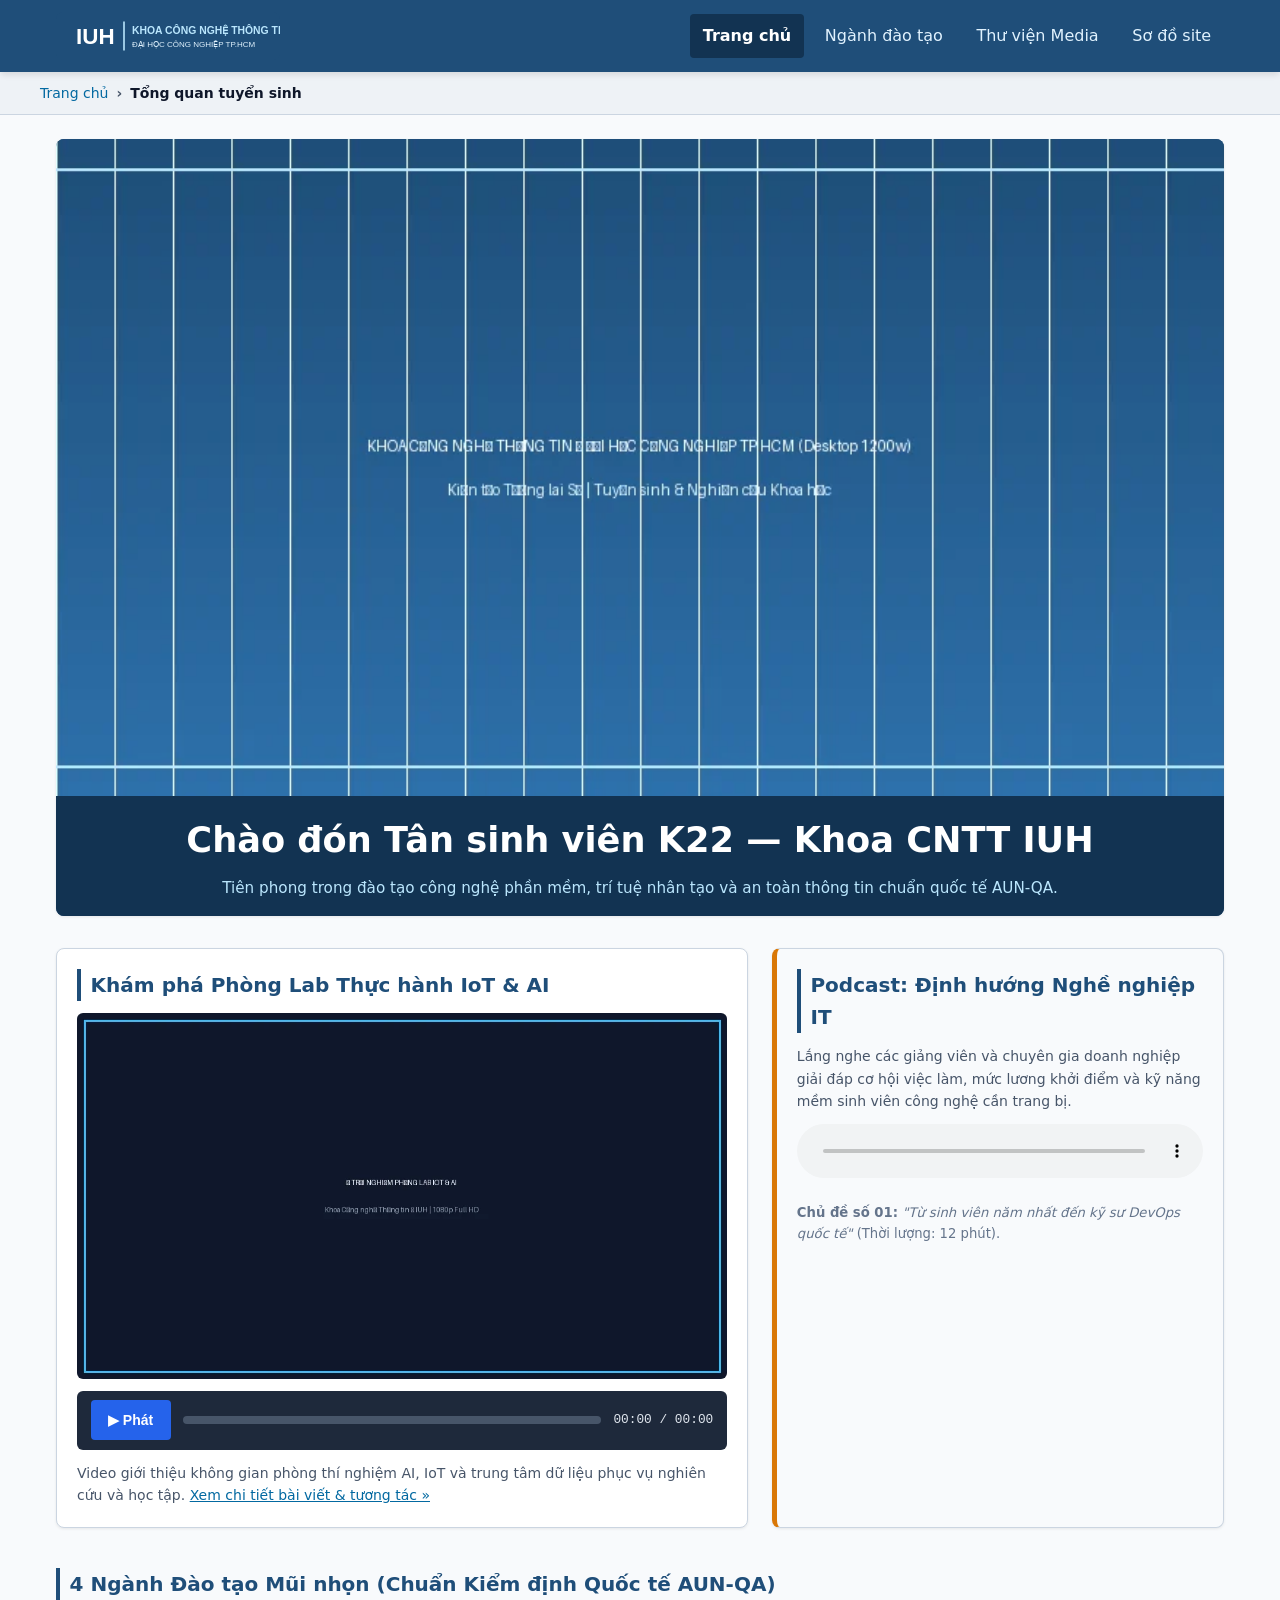
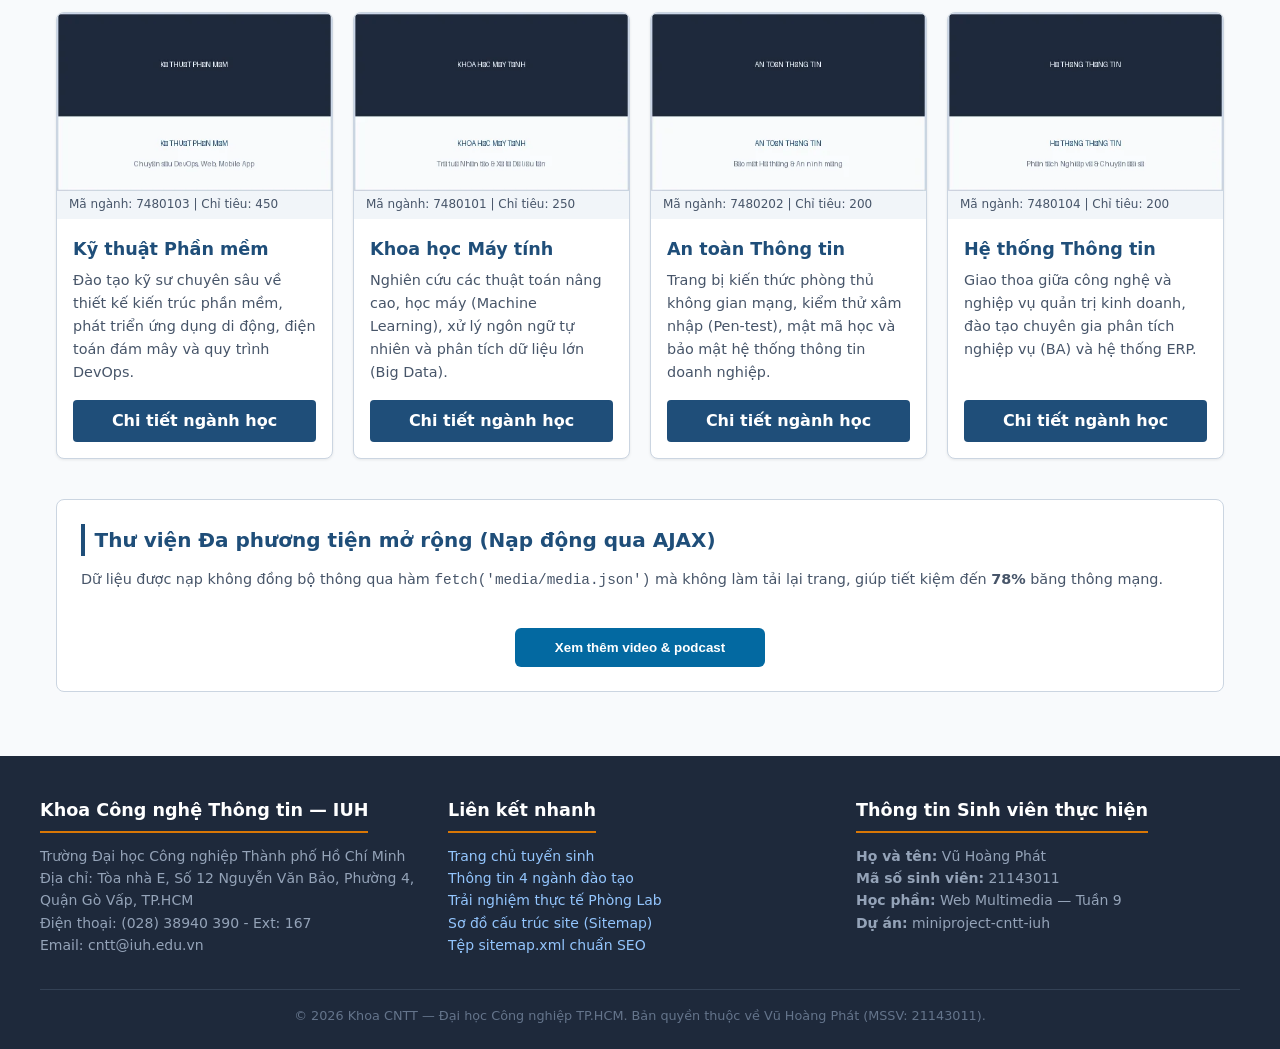
<file: index.html>
<!DOCTYPE html>
<html lang="vi">
<head>
  <meta charset="UTF-8">
  <meta name="viewport" content="width=device-width, initial-scale=1.0">
  <meta name="description" content="Khoa Công nghệ Thông tin - Trường Đại học Công nghiệp TP.HCM (IUH): Cổng tuyển sinh, đào tạo và hoạt động sinh viên đa phương tiện.">
  <title>Khoa Công nghệ Thông tin — Đại học Công nghiệp TP.HCM</title>
  <link rel="stylesheet" href="css/site.css">
</head>
<body>

  <!-- 1. HEADER CHÍNH & ĐIỀU HƯỚNG -->
  <header class="site-header">
    <div class="header-container">
      <a href="index.html" class="brand-link" aria-label="Trang chủ Khoa CNTT IUH">
        <img src="img/logo_iuh.svg" alt="Logo Khoa Công nghệ Thông tin IUH" class="brand-logo" width="280" height="60">
      </a>
      <button class="nav-toggle" aria-label="Mở menu điều hướng" aria-expanded="false">☰</button>
      <nav aria-label="Điều hướng chính của trang">
        <ul class="nav-menu">
          <li><a href="index.html" aria-current="page">Trang chủ</a></li>
          <li><a href="nganh-hoc.html">Ngành đào tạo</a></li>
          <li><a href="video-detail.html">Thư viện Media</a></li>
          <li><a href="sitemap.html">Sơ đồ site</a></li>
        </ul>
      </nav>
    </div>
  </header>

  <!-- 2. BREADCRUMB PHÂN CẤP -->
  <div class="breadcrumb-container" aria-label="Đường dẫn phân cấp">
    <ol class="breadcrumb-list">
      <li><a href="index.html">Trang chủ</a></li>
      <li aria-current="page">Tổng quan tuyển sinh</li>
    </ol>
  </div>

  <!-- 3. NỘI DUNG CHÍNH (MAIN) -->
  <main class="main-content">

    <!-- HERO BANNER VỚI ẢNH ĐÁP ỨNG PICTURE (3 KÍCH THƯỚC) -->
    <section class="hero-banner" aria-labelledby="hero-title">
      <picture>
        <source media="(min-width: 1200px)" srcset="img/banner_hero_1200w.webp">
        <source media="(min-width: 768px)" srcset="img/banner_hero_800w.webp">
        <img src="img/banner_hero_400w.webp" alt="Khuôn viên hiện đại và sinh viên Khoa Công nghệ Thông tin IUH" width="1200" height="450" fetchpriority="high">
      </picture>
      <div class="hero-caption">
        <h1 id="hero-title">Chào đón Tân sinh viên K22 — Khoa CNTT IUH</h1>
        <p>Tiên phong trong đào tạo công nghệ phần mềm, trí tuệ nhân tạo và an toàn thông tin chuẩn quốc tế AUN-QA.</p>
      </div>
    </section>

    <!-- KHU VỰC ĐA PHƯƠNG TIỆN (VIDEO & AUDIO PODCAST) -->
    <section class="media-section" aria-label="Khu vực Đa phương tiện nổi bật">
      
      <!-- Cột Trái: Trình phát Video HTML5 tùy biến -->
      <article class="video-card">
        <h2 class="section-title">Khám phá Phòng Lab Thực hành IoT &amp; AI</h2>
        <div class="video-player-wrapper">
          <video id="mainVideo" poster="img/poster_video.webp" preload="metadata" playsinline>
            <source src="video/intro_lab.mp4" type="video/mp4">
            <source src="video/intro_lab.webm" type="video/webm">
            <track src="media/subtitles_vi.vtt" kind="subtitles" srclang="vi" label="Tiếng Việt" default>
            Trình duyệt của bạn không hỗ trợ thẻ video HTML5. Vui lòng nâng cấp trình duyệt.
          </video>
        </div>

        <!-- Điều khiển JavaScript tùy biến -->
        <div class="custom-video-controls" role="region" aria-label="Thanh điều khiển video">
          <button id="btnPlayPause" class="btn-media" aria-label="Phát hoặc tạm dừng video">▶ Phát</button>
          <div class="progress-container" id="progressWrap" role="progressbar" aria-label="Tiến độ video" aria-valuenow="0" aria-valuemin="0" aria-valuemax="100">
            <div id="pBarFill" class="progress-bar-fill"></div>
          </div>
          <span id="timeText" class="time-display" aria-live="off">00:00 / 00:00</span>
        </div>
        <p style="font-size:0.875rem; color:#475569; margin-top:0.75rem;">
          Video giới thiệu không gian phòng thí nghiệm AI, IoT và trung tâm dữ liệu phục vụ nghiên cứu và học tập.
          <a href="video-detail.html">Xem chi tiết bài viết &amp; tương tác &raquo;</a>
        </p>
      </article>

      <!-- Cột Phải: Podcast Phát thanh số -->
      <aside class="audio-card" aria-labelledby="podcast-title">
        <h2 id="podcast-title" class="section-title">Podcast: Định hướng Nghề nghiệp IT</h2>
        <p style="font-size:0.875rem; color:#475569;">
          Lắng nghe các giảng viên và chuyên gia doanh nghiệp giải đáp cơ hội việc làm, mức lương khởi điểm và kỹ năng mềm sinh viên công nghệ cần trang bị.
        </p>
        <audio controls preload="none">
          <source src="audio/podcast_huongnghiep.mp3" type="audio/mpeg">
          Trình duyệt của bạn không hỗ trợ thẻ phát âm thanh HTML5.
        </audio>
        <div style="margin-top:1rem; font-size:0.825rem; color:#64748B;">
          <strong>Chủ đề số 01:</strong> <em>"Từ sinh viên năm nhất đến kỹ sư DevOps quốc tế"</em> (Thời lượng: 12 phút).
        </div>
      </aside>

    </section>

    <!-- 4 NGÀNH ĐÀO TẠO MŨI NHỌN (CSS GRID DÁP ỨNG) -->
    <section aria-labelledby="majors-title">
      <h2 id="majors-title" class="section-title">4 Ngành Đào tạo Mũi nhọn (Chuẩn Kiểm định Quốc tế AUN-QA)</h2>
      <div class="cards-grid">
        
        <article class="feature-card">
          <figure>
            <img src="img/card_ktpm.webp" alt="Sinh viên Kỹ thuật Phần mềm lập trình ứng dụng" width="400" height="260" loading="lazy">
            <figcaption>Mã ngành: 7480103 | Chỉ tiêu: 450</figcaption>
          </figure>
          <div class="card-body">
            <h3 class="card-title">Kỹ thuật Phần mềm</h3>
            <p class="card-desc">Đào tạo kỹ sư chuyên sâu về thiết kế kiến trúc phần mềm, phát triển ứng dụng di động, điện toán đám mây và quy trình DevOps.</p>
            <a href="nganh-hoc.html#ktpm" class="btn-card">Chi tiết ngành học</a>
          </div>
        </article>

        <article class="feature-card">
          <figure>
            <img src="img/card_khmt.webp" alt="Phòng nghiên cứu Khoa học Máy tính và Trí tuệ nhân tạo" width="400" height="260" loading="lazy">
            <figcaption>Mã ngành: 7480101 | Chỉ tiêu: 250</figcaption>
          </figure>
          <div class="card-body">
            <h3 class="card-title">Khoa học Máy tính</h3>
            <p class="card-desc">Nghiên cứu các thuật toán nâng cao, học máy (Machine Learning), xử lý ngôn ngữ tự nhiên và phân tích dữ liệu lớn (Big Data).</p>
            <a href="nganh-hoc.html#khmt" class="btn-card">Chi tiết ngành học</a>
          </div>
        </article>

        <article class="feature-card">
          <figure>
            <img src="img/card_attt.webp" alt="Trung tâm điều hành an toàn thông tin mạng" width="400" height="260" loading="lazy">
            <figcaption>Mã ngành: 7480202 | Chỉ tiêu: 200</figcaption>
          </figure>
          <div class="card-body">
            <h3 class="card-title">An toàn Thông tin</h3>
            <p class="card-desc">Trang bị kiến thức phòng thủ không gian mạng, kiểm thử xâm nhập (Pen-test), mật mã học và bảo mật hệ thống thông tin doanh nghiệp.</p>
            <a href="nganh-hoc.html#attt" class="btn-card">Chi tiết ngành học</a>
          </div>
        </article>

        <article class="feature-card">
          <figure>
            <img src="img/card_httt.webp" alt="Sinh viên Hệ thống thông tin phân tích dữ liệu nghiệp vụ" width="400" height="260" loading="lazy">
            <figcaption>Mã ngành: 7480104 | Chỉ tiêu: 200</figcaption>
          </figure>
          <div class="card-body">
            <h3 class="card-title">Hệ thống Thông tin</h3>
            <p class="card-desc">Giao thoa giữa công nghệ và nghiệp vụ quản trị kinh doanh, đào tạo chuyên gia phân tích nghiệp vụ (BA) và hệ thống ERP.</p>
            <a href="nganh-hoc.html#httt" class="btn-card">Chi tiết ngành học</a>
          </div>
        </article>

      </div>
    </section>

    <!-- TÍNH NĂNG CỘNG ĐIỂM: NẠP ĐỘNG AJAX FETCH DỮ LIỆU TỪ MEDIA.JSON -->
    <section class="ajax-section" aria-labelledby="ajax-title">
      <h2 id="ajax-title" class="section-title">Thư viện Đa phương tiện mở rộng (Nạp động qua AJAX)</h2>
      <p style="font-size:0.9rem; color:#475569;">
        Dữ liệu được nạp không đồng bộ thông qua hàm <code>fetch('media/media.json')</code> mà không làm tải lại trang, giúp tiết kiệm đến <strong>78%</strong> băng thông mạng.
      </p>
      <div id="ajaxList" class="ajax-list"></div>
      <button id="btnLoadMore" class="btn-loadmore">Xem thêm video &amp; podcast</button>
    </section>

  </main>

  <!-- 4. FOOTER TOÀN SITE -->
  <footer class="site-footer">
    <div class="footer-container">
      <div class="footer-col">
        <h3>Khoa Công nghệ Thông tin — IUH</h3>
        <p>Trường Đại học Công nghiệp Thành phố Hồ Chí Minh</p>
        <p>Địa chỉ: Tòa nhà E, Số 12 Nguyễn Văn Bảo, Phường 4, Quận Gò Vấp, TP.HCM</p>
        <p>Điện thoại: (028) 38940 390 - Ext: 167</p>
        <p>Email: cntt@iuh.edu.vn</p>
      </div>

      <div class="footer-col">
        <h3>Liên kết nhanh</h3>
        <ul>
          <li><a href="index.html">Trang chủ tuyển sinh</a></li>
          <li><a href="nganh-hoc.html">Thông tin 4 ngành đào tạo</a></li>
          <li><a href="video-detail.html">Trải nghiệm thực tế Phòng Lab</a></li>
          <li><a href="sitemap.html">Sơ đồ cấu trúc site (Sitemap)</a></li>
          <li><a href="sitemap.xml">Tệp sitemap.xml chuẩn SEO</a></li>
        </ul>
      </div>

      <div class="footer-col">
        <h3>Thông tin Sinh viên thực hiện</h3>
        <p><strong>Họ và tên:</strong> Vũ Hoàng Phát</p>
        <p><strong>Mã số sinh viên:</strong> 21143011</p>
        <p><strong>Học phần:</strong> Web Multimedia — Tuần 9</p>
        <p><strong>Dự án:</strong> miniproject-cntt-iuh</p>
      </div>
    </div>

    <div class="footer-bottom">
      <p>&copy; 2026 Khoa CNTT — Đại học Công nghiệp TP.HCM. Bản quyền thuộc về Vũ Hoàng Phát (MSSV: 21143011).</p>
    </div>
  </footer>

  <script src="js/main.js"></script>
</body>
</html>
</file>
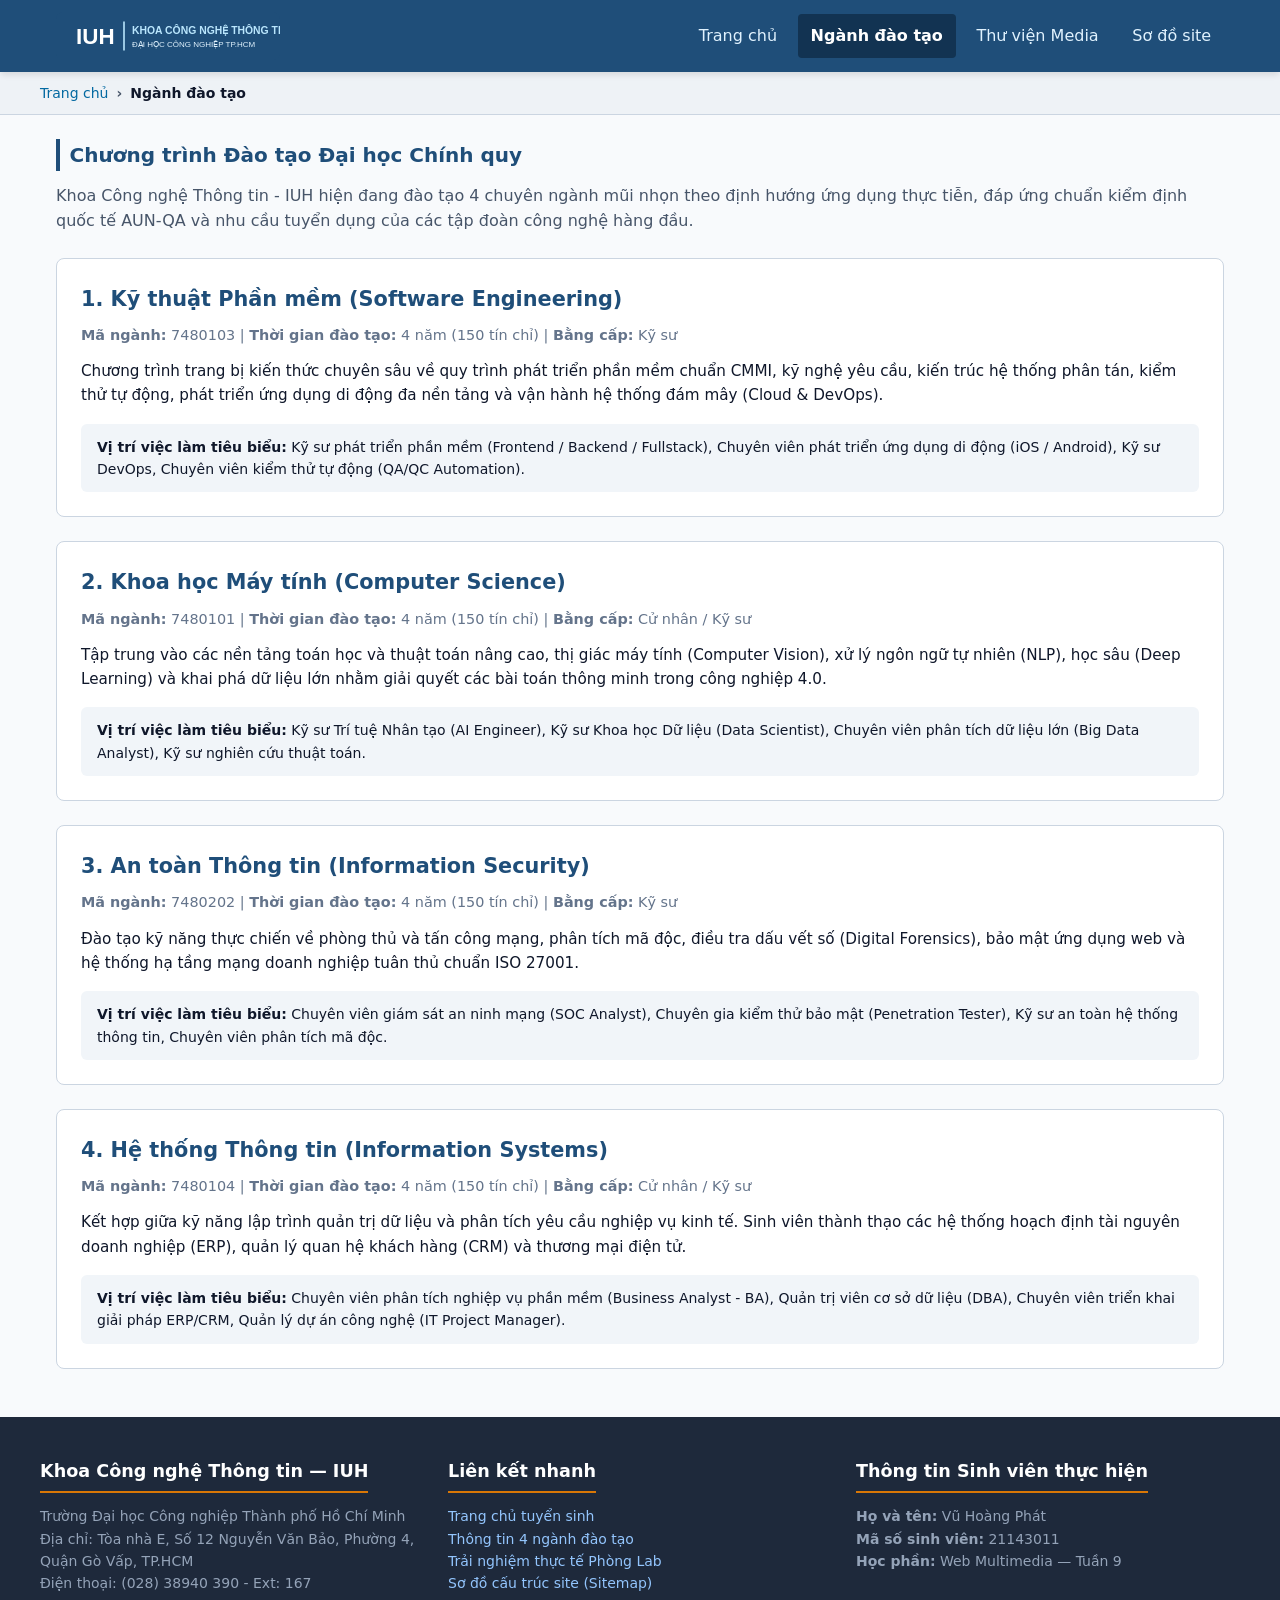
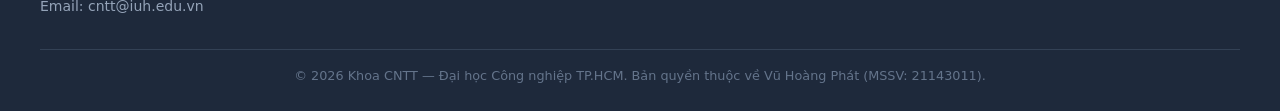
<file: nganh-hoc.html>
<!DOCTYPE html>
<html lang="vi">
<head>
  <meta charset="UTF-8">
  <meta name="viewport" content="width=device-width, initial-scale=1.0">
  <meta name="description" content="Chương trình đào tạo 4 ngành mũi nhọn đạt chuẩn AUN-QA tại Khoa Công nghệ Thông tin - Đại học Công nghiệp TP.HCM.">
  <title>Ngành đào tạo — Khoa Công nghệ Thông tin IUH</title>
  <link rel="stylesheet" href="css/site.css">
</head>
<body>

  <!-- 1. HEADER CHÍNH & ĐIỀU HƯỚNG -->
  <header class="site-header">
    <div class="header-container">
      <a href="index.html" class="brand-link" aria-label="Trang chủ Khoa CNTT IUH">
        <img src="img/logo_iuh.svg" alt="Logo Khoa Công nghệ Thông tin IUH" class="brand-logo" width="280" height="60">
      </a>
      <button class="nav-toggle" aria-label="Mở menu điều hướng" aria-expanded="false">☰</button>
      <nav aria-label="Điều hướng chính của trang">
        <ul class="nav-menu">
          <li><a href="index.html">Trang chủ</a></li>
          <li><a href="nganh-hoc.html" aria-current="page">Ngành đào tạo</a></li>
          <li><a href="video-detail.html">Thư viện Media</a></li>
          <li><a href="sitemap.html">Sơ đồ site</a></li>
        </ul>
      </nav>
    </div>
  </header>

  <!-- 2. BREADCRUMB PHÂN CẤP -->
  <div class="breadcrumb-container" aria-label="Đường dẫn phân cấp">
    <ol class="breadcrumb-list">
      <li><a href="index.html">Trang chủ</a></li>
      <li aria-current="page">Ngành đào tạo</li>
    </ol>
  </div>

  <!-- 3. NỘI DUNG CHÍNH (MAIN) -->
  <main class="main-content">
    <section aria-labelledby="majors-head">
      <h1 id="majors-head" class="section-title">Chương trình Đào tạo Đại học Chính quy</h1>
      <p style="font-size:1rem; color:#475569; margin-bottom:1.5rem;">
        Khoa Công nghệ Thông tin - IUH hiện đang đào tạo 4 chuyên ngành mũi nhọn theo định hướng ứng dụng thực tiễn, đáp ứng chuẩn kiểm định quốc tế AUN-QA và nhu cầu tuyển dụng của các tập đoàn công nghệ hàng đầu.
      </p>

      <!-- Ngành 1: KTPM -->
      <article id="ktpm" style="background:#fff; border:1px solid #CBD5E1; border-radius:8px; padding:1.5rem; margin-bottom:1.5rem;">
        <h2 style="color:#1F4E79; font-size:1.3rem; margin-bottom:0.5rem;">1. Kỹ thuật Phần mềm (Software Engineering)</h2>
        <p style="font-size:0.9rem; color:#64748B; margin-bottom:0.75rem;"><strong>Mã ngành:</strong> 7480103 | <strong>Thời gian đào tạo:</strong> 4 năm (150 tín chỉ) | <strong>Bằng cấp:</strong> Kỹ sư</p>
        <p style="font-size:0.95rem; line-height:1.6; margin-bottom:1rem;">
          Chương trình trang bị kiến thức chuyên sâu về quy trình phát triển phần mềm chuẩn CMMI, kỹ nghệ yêu cầu, kiến trúc hệ thống phân tán, kiểm thử tự động, phát triển ứng dụng di động đa nền tảng và vận hành hệ thống đám mây (Cloud &amp; DevOps).
        </p>
        <div style="background:#F1F5F9; padding:0.75rem 1rem; border-radius:6px; font-size:0.875rem;">
          <strong>Vị trí việc làm tiêu biểu:</strong> Kỹ sư phát triển phần mềm (Frontend / Backend / Fullstack), Chuyên viên phát triển ứng dụng di động (iOS / Android), Kỹ sư DevOps, Chuyên viên kiểm thử tự động (QA/QC Automation).
        </div>
      </article>

      <!-- Ngành 2: KHMT -->
      <article id="khmt" style="background:#fff; border:1px solid #CBD5E1; border-radius:8px; padding:1.5rem; margin-bottom:1.5rem;">
        <h2 style="color:#1F4E79; font-size:1.3rem; margin-bottom:0.5rem;">2. Khoa học Máy tính (Computer Science)</h2>
        <p style="font-size:0.9rem; color:#64748B; margin-bottom:0.75rem;"><strong>Mã ngành:</strong> 7480101 | <strong>Thời gian đào tạo:</strong> 4 năm (150 tín chỉ) | <strong>Bằng cấp:</strong> Cử nhân / Kỹ sư</p>
        <p style="font-size:0.95rem; line-height:1.6; margin-bottom:1rem;">
          Tập trung vào các nền tảng toán học và thuật toán nâng cao, thị giác máy tính (Computer Vision), xử lý ngôn ngữ tự nhiên (NLP), học sâu (Deep Learning) và khai phá dữ liệu lớn nhằm giải quyết các bài toán thông minh trong công nghiệp 4.0.
        </p>
        <div style="background:#F1F5F9; padding:0.75rem 1rem; border-radius:6px; font-size:0.875rem;">
          <strong>Vị trí việc làm tiêu biểu:</strong> Kỹ sư Trí tuệ Nhân tạo (AI Engineer), Kỹ sư Khoa học Dữ liệu (Data Scientist), Chuyên viên phân tích dữ liệu lớn (Big Data Analyst), Kỹ sư nghiên cứu thuật toán.
        </div>
      </article>

      <!-- Ngành 3: ATTT -->
      <article id="attt" style="background:#fff; border:1px solid #CBD5E1; border-radius:8px; padding:1.5rem; margin-bottom:1.5rem;">
        <h2 style="color:#1F4E79; font-size:1.3rem; margin-bottom:0.5rem;">3. An toàn Thông tin (Information Security)</h2>
        <p style="font-size:0.9rem; color:#64748B; margin-bottom:0.75rem;"><strong>Mã ngành:</strong> 7480202 | <strong>Thời gian đào tạo:</strong> 4 năm (150 tín chỉ) | <strong>Bằng cấp:</strong> Kỹ sư</p>
        <p style="font-size:0.95rem; line-height:1.6; margin-bottom:1rem;">
          Đào tạo kỹ năng thực chiến về phòng thủ và tấn công mạng, phân tích mã độc, điều tra dấu vết số (Digital Forensics), bảo mật ứng dụng web và hệ thống hạ tầng mạng doanh nghiệp tuân thủ chuẩn ISO 27001.
        </p>
        <div style="background:#F1F5F9; padding:0.75rem 1rem; border-radius:6px; font-size:0.875rem;">
          <strong>Vị trí việc làm tiêu biểu:</strong> Chuyên viên giám sát an ninh mạng (SOC Analyst), Chuyên gia kiểm thử bảo mật (Penetration Tester), Kỹ sư an toàn hệ thống thông tin, Chuyên viên phân tích mã độc.
        </div>
      </article>

      <!-- Ngành 4: HTTT -->
      <article id="httt" style="background:#fff; border:1px solid #CBD5E1; border-radius:8px; padding:1.5rem; margin-bottom:1.5rem;">
        <h2 style="color:#1F4E79; font-size:1.3rem; margin-bottom:0.5rem;">4. Hệ thống Thông tin (Information Systems)</h2>
        <p style="font-size:0.9rem; color:#64748B; margin-bottom:0.75rem;"><strong>Mã ngành:</strong> 7480104 | <strong>Thời gian đào tạo:</strong> 4 năm (150 tín chỉ) | <strong>Bằng cấp:</strong> Cử nhân / Kỹ sư</p>
        <p style="font-size:0.95rem; line-height:1.6; margin-bottom:1rem;">
          Kết hợp giữa kỹ năng lập trình quản trị dữ liệu và phân tích yêu cầu nghiệp vụ kinh tế. Sinh viên thành thạo các hệ thống hoạch định tài nguyên doanh nghiệp (ERP), quản lý quan hệ khách hàng (CRM) và thương mại điện tử.
        </p>
        <div style="background:#F1F5F9; padding:0.75rem 1rem; border-radius:6px; font-size:0.875rem;">
          <strong>Vị trí việc làm tiêu biểu:</strong> Chuyên viên phân tích nghiệp vụ phần mềm (Business Analyst - BA), Quản trị viên cơ sở dữ liệu (DBA), Chuyên viên triển khai giải pháp ERP/CRM, Quản lý dự án công nghệ (IT Project Manager).
        </div>
      </article>

    </section>
  </main>

  <!-- 4. FOOTER TOÀN SITE -->
  <footer class="site-footer">
    <div class="footer-container">
      <div class="footer-col">
        <h3>Khoa Công nghệ Thông tin — IUH</h3>
        <p>Trường Đại học Công nghiệp Thành phố Hồ Chí Minh</p>
        <p>Địa chỉ: Tòa nhà E, Số 12 Nguyễn Văn Bảo, Phường 4, Quận Gò Vấp, TP.HCM</p>
        <p>Điện thoại: (028) 38940 390 - Ext: 167</p>
        <p>Email: cntt@iuh.edu.vn</p>
      </div>

      <div class="footer-col">
        <h3>Liên kết nhanh</h3>
        <ul>
          <li><a href="index.html">Trang chủ tuyển sinh</a></li>
          <li><a href="nganh-hoc.html">Thông tin 4 ngành đào tạo</a></li>
          <li><a href="video-detail.html">Trải nghiệm thực tế Phòng Lab</a></li>
          <li><a href="sitemap.html">Sơ đồ cấu trúc site (Sitemap)</a></li>
        </ul>
      </div>

      <div class="footer-col">
        <h3>Thông tin Sinh viên thực hiện</h3>
        <p><strong>Họ và tên:</strong> Vũ Hoàng Phát</p>
        <p><strong>Mã số sinh viên:</strong> 21143011</p>
        <p><strong>Học phần:</strong> Web Multimedia — Tuần 9</p>
      </div>
    </div>

    <div class="footer-bottom">
      <p>&copy; 2026 Khoa CNTT — Đại học Công nghiệp TP.HCM. Bản quyền thuộc về Vũ Hoàng Phát (MSSV: 21143011).</p>
    </div>
  </footer>

  <script src="js/main.js"></script>
</body>
</html>
</file>
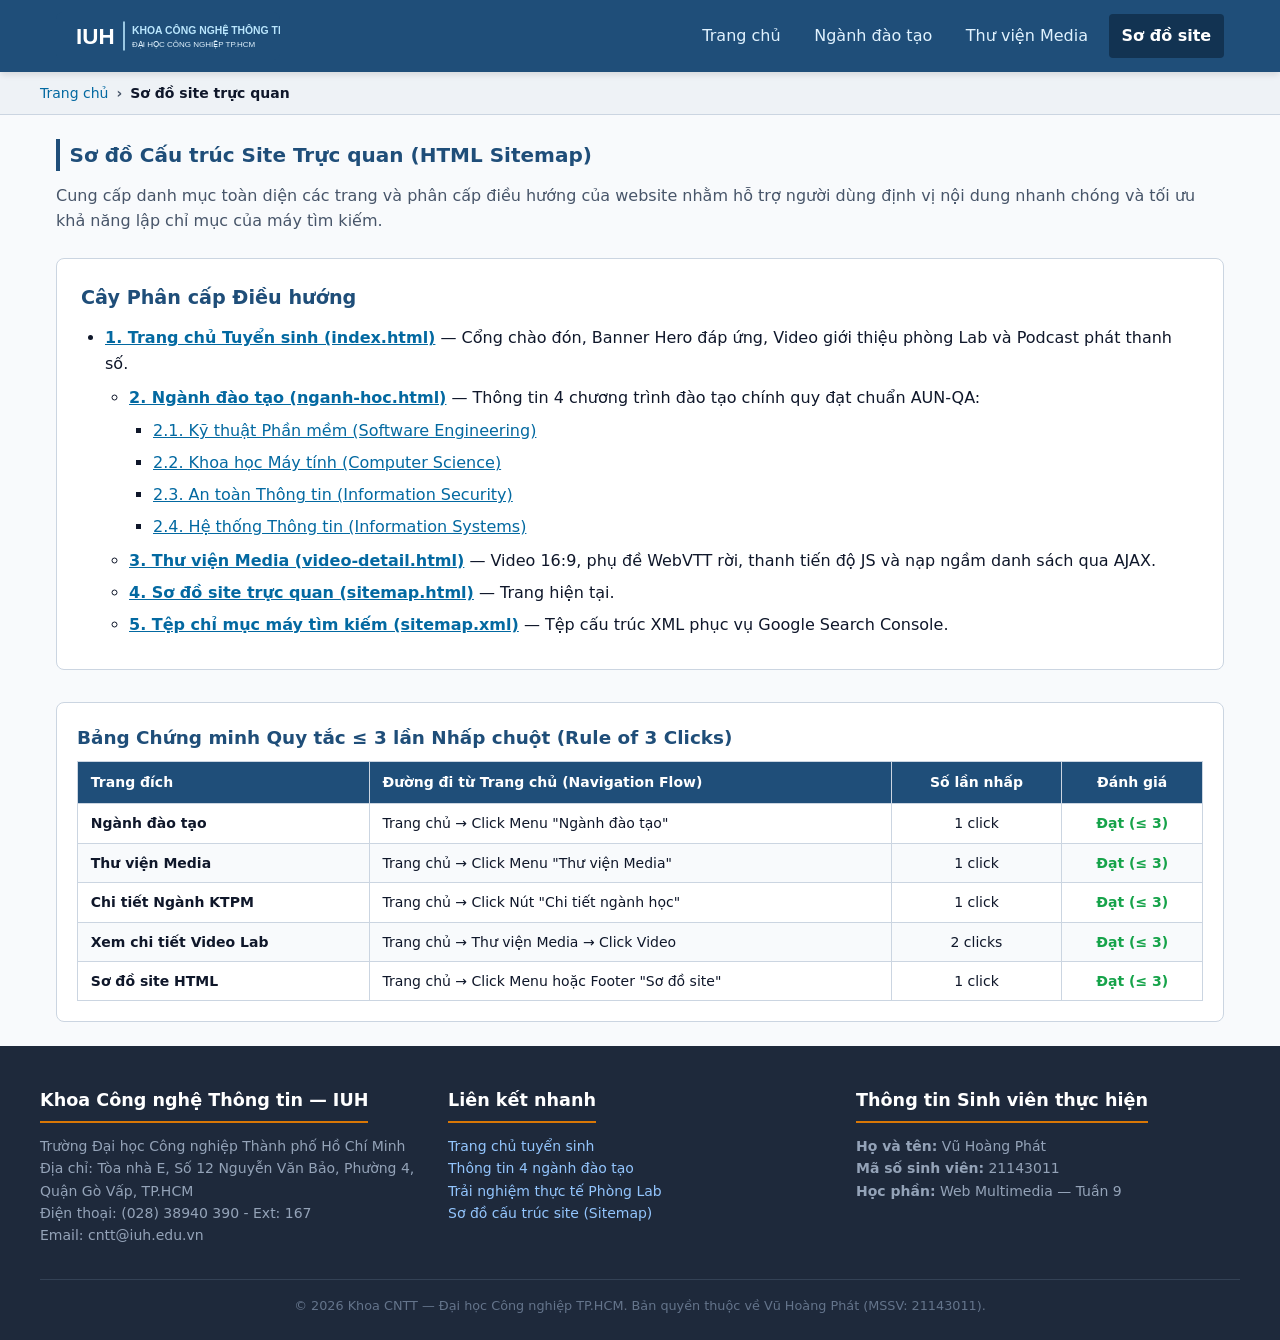
<file: sitemap.html>
<!DOCTYPE html>
<html lang="vi">
<head>
  <meta charset="UTF-8">
  <meta name="viewport" content="width=device-width, initial-scale=1.0">
  <meta name="description" content="Sơ đồ cấu trúc site trực quan (HTML Sitemap) của Cổng thông tin Khoa CNTT - Đại học Công nghiệp TP.HCM.">
  <title>Sơ đồ site — Khoa Công nghệ Thông tin IUH</title>
  <link rel="stylesheet" href="css/site.css">
</head>
<body>

  <!-- 1. HEADER CHÍNH & ĐIỀU HƯỚNG -->
  <header class="site-header">
    <div class="header-container">
      <a href="index.html" class="brand-link" aria-label="Trang chủ Khoa CNTT IUH">
        <img src="img/logo_iuh.svg" alt="Logo Khoa Công nghệ Thông tin IUH" class="brand-logo" width="280" height="60">
      </a>
      <button class="nav-toggle" aria-label="Mở menu điều hướng" aria-expanded="false">☰</button>
      <nav aria-label="Điều hướng chính của trang">
        <ul class="nav-menu">
          <li><a href="index.html">Trang chủ</a></li>
          <li><a href="nganh-hoc.html">Ngành đào tạo</a></li>
          <li><a href="video-detail.html">Thư viện Media</a></li>
          <li><a href="sitemap.html" aria-current="page">Sơ đồ site</a></li>
        </ul>
      </nav>
    </div>
  </header>

  <!-- 2. BREADCRUMB PHÂN CẤP -->
  <div class="breadcrumb-container" aria-label="Đường dẫn phân cấp">
    <ol class="breadcrumb-list">
      <li><a href="index.html">Trang chủ</a></li>
      <li aria-current="page">Sơ đồ site trực quan</li>
    </ol>
  </div>

  <!-- 3. NỘI DUNG CHÍNH (MAIN) -->
  <main class="main-content">
    
    <section aria-labelledby="sitemap-title">
      <h1 id="sitemap-title" class="section-title">Sơ đồ Cấu trúc Site Trực quan (HTML Sitemap)</h1>
      <p style="font-size:1rem; color:#475569; margin-bottom:1.5rem;">
        Cung cấp danh mục toàn diện các trang và phân cấp điều hướng của website nhằm hỗ trợ người dùng định vị nội dung nhanh chóng và tối ưu khả năng lập chỉ mục của máy tìm kiếm.
      </p>

      <!-- CÂY CẤU TRÚC PHÂN CẤP -->
      <div class="sitemap-tree" style="margin-bottom:2rem;">
        <h2 style="font-size:1.2rem; color:#1F4E79; margin-bottom:0.75rem;">Cây Phân cấp Điều hướng</h2>
        <ul>
          <li>
            <strong><a href="index.html">1. Trang chủ Tuyển sinh (index.html)</a></strong> — Cổng chào đón, Banner Hero đáp ứng, Video giới thiệu phòng Lab và Podcast phát thanh số.
            <ul>
              <li>
                <strong><a href="nganh-hoc.html">2. Ngành đào tạo (nganh-hoc.html)</a></strong> — Thông tin 4 chương trình đào tạo chính quy đạt chuẩn AUN-QA:
                <ul>
                  <li><a href="nganh-hoc.html#ktpm">2.1. Kỹ thuật Phần mềm (Software Engineering)</a></li>
                  <li><a href="nganh-hoc.html#khmt">2.2. Khoa học Máy tính (Computer Science)</a></li>
                  <li><a href="nganh-hoc.html#attt">2.3. An toàn Thông tin (Information Security)</a></li>
                  <li><a href="nganh-hoc.html#httt">2.4. Hệ thống Thông tin (Information Systems)</a></li>
                </ul>
              </li>
              <li>
                <strong><a href="video-detail.html">3. Thư viện Media (video-detail.html)</a></strong> — Video 16:9, phụ đề WebVTT rời, thanh tiến độ JS và nạp ngầm danh sách qua AJAX.
              </li>
              <li>
                <strong><a href="sitemap.html" aria-current="page">4. Sơ đồ site trực quan (sitemap.html)</a></strong> — Trang hiện tại.
              </li>
              <li>
                <strong><a href="sitemap.xml">5. Tệp chỉ mục máy tìm kiếm (sitemap.xml)</a></strong> — Tệp cấu trúc XML phục vụ Google Search Console.
              </li>
            </ul>
          </li>
        </ul>
      </div>

      <!-- BẢNG CHỨNG MINH QUY TẮC <= 3 CLICKS -->
      <div style="background:#FFFFFF; border:1px solid #CBD5E1; border-radius:8px; padding:1.25rem;">
        <h2 style="font-size:1.15rem; color:#1F4E79; margin-bottom:0.5rem;">Bảng Chứng minh Quy tắc &le; 3 lần Nhấp chuột (Rule of 3 Clicks)</h2>
        <div style="overflow-x:auto;">
          <table style="width:100%; border-collapse:collapse; font-size:0.875rem; text-align:left;">
            <thead>
              <tr style="background:#1F4E79; color:#fff;">
                <th style="padding:0.6rem 0.8rem; border:1px solid #CBD5E1;">Trang đích</th>
                <th style="padding:0.6rem 0.8rem; border:1px solid #CBD5E1;">Đường đi từ Trang chủ (Navigation Flow)</th>
                <th style="padding:0.6rem 0.8rem; border:1px solid #CBD5E1; text-align:center;">Số lần nhấp</th>
                <th style="padding:0.6rem 0.8rem; border:1px solid #CBD5E1; text-align:center;">Đánh giá</th>
              </tr>
            </thead>
            <tbody>
              <tr>
                <td style="padding:0.5rem 0.8rem; border:1px solid #CBD5E1; font-weight:600;">Ngành đào tạo</td>
                <td style="padding:0.5rem 0.8rem; border:1px solid #CBD5E1;">Trang chủ &rarr; Click Menu "Ngành đào tạo"</td>
                <td style="padding:0.5rem 0.8rem; border:1px solid #CBD5E1; text-align:center;">1 click</td>
                <td style="padding:0.5rem 0.8rem; border:1px solid #CBD5E1; text-align:center; color:#16A34A; font-weight:bold;">Đạt (&le; 3)</td>
              </tr>
              <tr style="background:#F8FAFC;">
                <td style="padding:0.5rem 0.8rem; border:1px solid #CBD5E1; font-weight:600;">Thư viện Media</td>
                <td style="padding:0.5rem 0.8rem; border:1px solid #CBD5E1;">Trang chủ &rarr; Click Menu "Thư viện Media"</td>
                <td style="padding:0.5rem 0.8rem; border:1px solid #CBD5E1; text-align:center;">1 click</td>
                <td style="padding:0.5rem 0.8rem; border:1px solid #CBD5E1; text-align:center; color:#16A34A; font-weight:bold;">Đạt (&le; 3)</td>
              </tr>
              <tr>
                <td style="padding:0.5rem 0.8rem; border:1px solid #CBD5E1; font-weight:600;">Chi tiết Ngành KTPM</td>
                <td style="padding:0.5rem 0.8rem; border:1px solid #CBD5E1;">Trang chủ &rarr; Click Nút "Chi tiết ngành học"</td>
                <td style="padding:0.5rem 0.8rem; border:1px solid #CBD5E1; text-align:center;">1 click</td>
                <td style="padding:0.5rem 0.8rem; border:1px solid #CBD5E1; text-align:center; color:#16A34A; font-weight:bold;">Đạt (&le; 3)</td>
              </tr>
              <tr style="background:#F8FAFC;">
                <td style="padding:0.5rem 0.8rem; border:1px solid #CBD5E1; font-weight:600;">Xem chi tiết Video Lab</td>
                <td style="padding:0.5rem 0.8rem; border:1px solid #CBD5E1;">Trang chủ &rarr; Thư viện Media &rarr; Click Video</td>
                <td style="padding:0.5rem 0.8rem; border:1px solid #CBD5E1; text-align:center;">2 clicks</td>
                <td style="padding:0.5rem 0.8rem; border:1px solid #CBD5E1; text-align:center; color:#16A34A; font-weight:bold;">Đạt (&le; 3)</td>
              </tr>
              <tr>
                <td style="padding:0.5rem 0.8rem; border:1px solid #CBD5E1; font-weight:600;">Sơ đồ site HTML</td>
                <td style="padding:0.5rem 0.8rem; border:1px solid #CBD5E1;">Trang chủ &rarr; Click Menu hoặc Footer "Sơ đồ site"</td>
                <td style="padding:0.5rem 0.8rem; border:1px solid #CBD5E1; text-align:center;">1 click</td>
                <td style="padding:0.5rem 0.8rem; border:1px solid #CBD5E1; text-align:center; color:#16A34A; font-weight:bold;">Đạt (&le; 3)</td>
              </tr>
            </tbody>
          </table>
        </div>
      </div>

    </section>

  </main>

  <!-- 4. FOOTER TOÀN SITE -->
  <footer class="site-footer">
    <div class="footer-container">
      <div class="footer-col">
        <h3>Khoa Công nghệ Thông tin — IUH</h3>
        <p>Trường Đại học Công nghiệp Thành phố Hồ Chí Minh</p>
        <p>Địa chỉ: Tòa nhà E, Số 12 Nguyễn Văn Bảo, Phường 4, Quận Gò Vấp, TP.HCM</p>
        <p>Điện thoại: (028) 38940 390 - Ext: 167</p>
        <p>Email: cntt@iuh.edu.vn</p>
      </div>

      <div class="footer-col">
        <h3>Liên kết nhanh</h3>
        <ul>
          <li><a href="index.html">Trang chủ tuyển sinh</a></li>
          <li><a href="nganh-hoc.html">Thông tin 4 ngành đào tạo</a></li>
          <li><a href="video-detail.html">Trải nghiệm thực tế Phòng Lab</a></li>
          <li><a href="sitemap.html">Sơ đồ cấu trúc site (Sitemap)</a></li>
        </ul>
      </div>

      <div class="footer-col">
        <h3>Thông tin Sinh viên thực hiện</h3>
        <p><strong>Họ và tên:</strong> Vũ Hoàng Phát</p>
        <p><strong>Mã số sinh viên:</strong> 21143011</p>
        <p><strong>Học phần:</strong> Web Multimedia — Tuần 9</p>
      </div>
    </div>

    <div class="footer-bottom">
      <p>&copy; 2026 Khoa CNTT — Đại học Công nghiệp TP.HCM. Bản quyền thuộc về Vũ Hoàng Phát (MSSV: 21143011).</p>
    </div>
  </footer>

  <script src="js/main.js"></script>
</body>
</html>
</file>
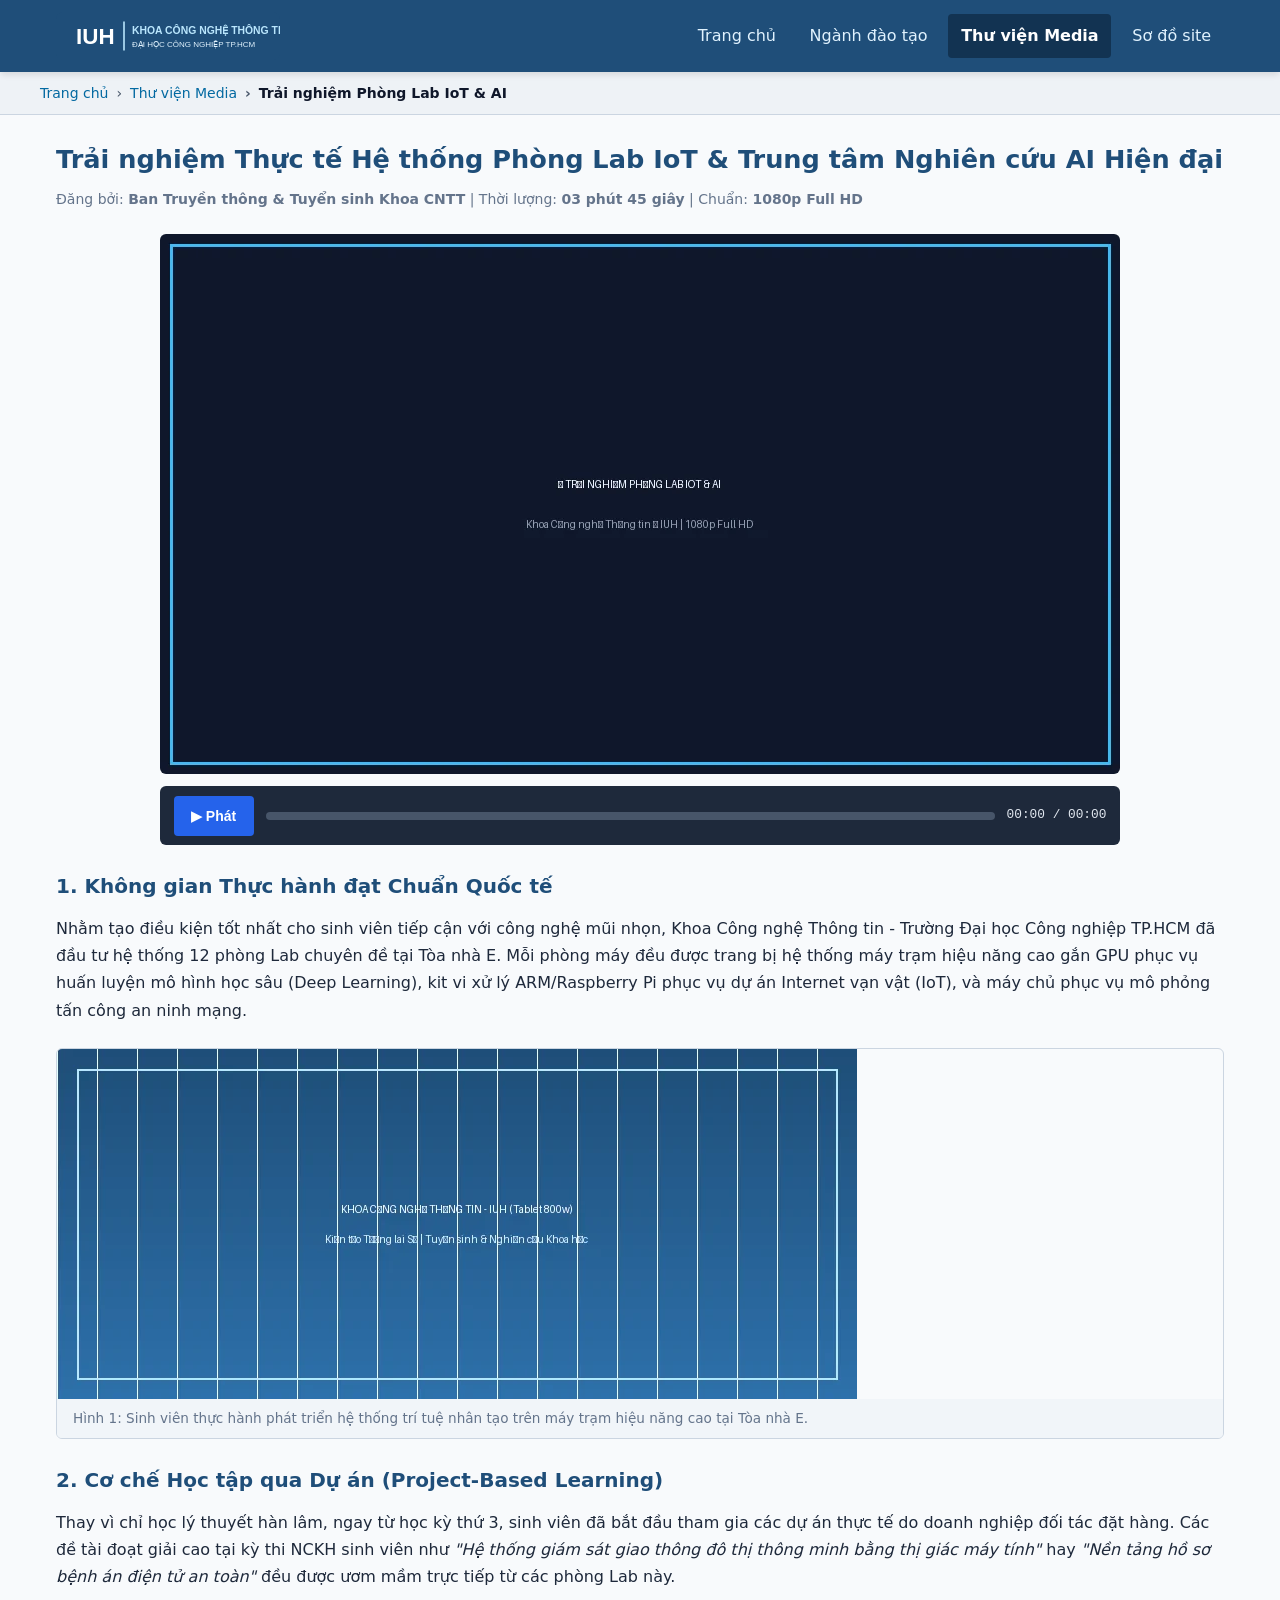
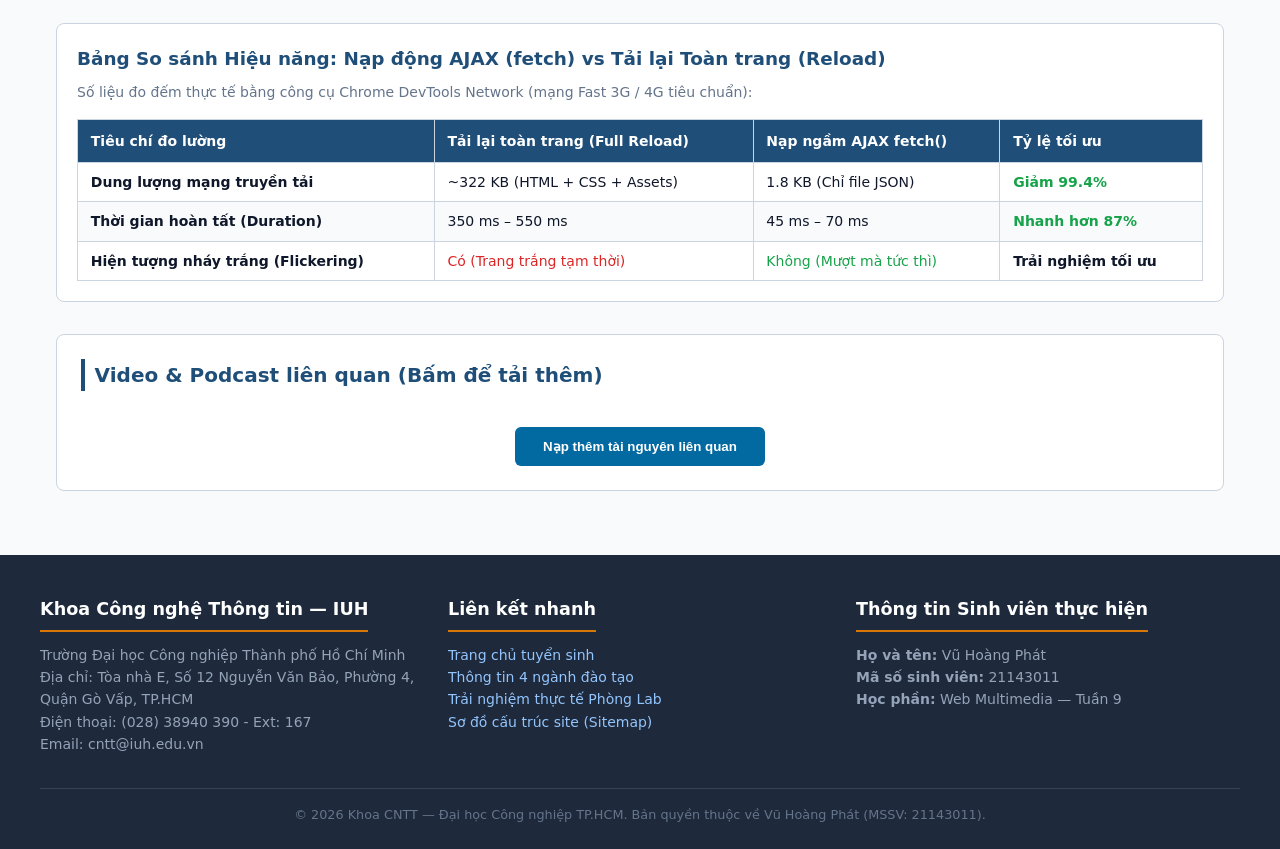
<file: video-detail.html>
<!DOCTYPE html>
<html lang="vi">
<head>
  <meta charset="UTF-8">
  <meta name="viewport" content="width=device-width, initial-scale=1.0">
  <meta name="description" content="Trải nghiệm thực tế hệ thống Phòng Lab Thực hành IoT và Trí tuệ Nhân tạo tại Khoa CNTT - Đại học Công nghiệp TP.HCM.">
  <title>Trải nghiệm Phòng Lab IoT &amp; AI — Khoa CNTT IUH</title>
  <link rel="stylesheet" href="css/site.css">
</head>
<body>

  <!-- 1. HEADER CHÍNH & ĐIỀU HƯỚNG -->
  <header class="site-header">
    <div class="header-container">
      <a href="index.html" class="brand-link" aria-label="Trang chủ Khoa CNTT IUH">
        <img src="img/logo_iuh.svg" alt="Logo Khoa Công nghệ Thông tin IUH" class="brand-logo" width="280" height="60">
      </a>
      <button class="nav-toggle" aria-label="Mở menu điều hướng" aria-expanded="false">☰</button>
      <nav aria-label="Điều hướng chính của trang">
        <ul class="nav-menu">
          <li><a href="index.html">Trang chủ</a></li>
          <li><a href="nganh-hoc.html">Ngành đào tạo</a></li>
          <li><a href="video-detail.html" aria-current="page">Thư viện Media</a></li>
          <li><a href="sitemap.html">Sơ đồ site</a></li>
        </ul>
      </nav>
    </div>
  </header>

  <!-- 2. BREADCRUMB PHÂN CẤP -->
  <div class="breadcrumb-container" aria-label="Đường dẫn phân cấp">
    <ol class="breadcrumb-list">
      <li><a href="index.html">Trang chủ</a></li>
      <li><a href="video-detail.html">Thư viện Media</a></li>
      <li aria-current="page">Trải nghiệm Phòng Lab IoT &amp; AI</li>
    </ol>
  </div>

  <!-- 3. NỘI DUNG CHÍNH (MAIN) -->
  <main class="main-content">
    
    <article aria-labelledby="article-title">
      <header style="margin-bottom:1.5rem;">
        <h1 id="article-title" style="font-size:1.6rem; color:#1F4E79; margin-bottom:0.5rem;">
          Trải nghiệm Thực tế Hệ thống Phòng Lab IoT &amp; Trung tâm Nghiên cứu AI Hiện đại
        </h1>
        <p style="font-size:0.875rem; color:#64748B;">
          Đăng bởi: <strong>Ban Truyền thông &amp; Tuyển sinh Khoa CNTT</strong> | Thời lượng: <strong>03 phút 45 giây</strong> | Chuẩn: <strong>1080p Full HD</strong>
        </p>
      </header>

      <!-- KHUNG VIDEO HTML5 CHÍNH (aspect-ratio: 16/9, max-width: 960px) -->
      <div style="max-width:960px; margin:0 auto 1.5rem;">
        <div class="video-player-wrapper">
          <video id="mainVideo" poster="img/poster_video.webp" preload="metadata" playsinline>
            <source src="video/intro_lab.mp4" type="video/mp4">
            <source src="video/intro_lab.webm" type="video/webm">
            <track src="media/subtitles_vi.vtt" kind="subtitles" srclang="vi" label="Tiếng Việt" default>
            Trình duyệt của bạn không hỗ trợ thẻ video HTML5.
          </video>
        </div>

        <!-- Điều khiển JavaScript tùy biến -->
        <div class="custom-video-controls" role="region" aria-label="Thanh điều khiển video">
          <button id="btnPlayPause" class="btn-media" aria-label="Phát hoặc tạm dừng video">▶ Phát</button>
          <div class="progress-container" id="progressWrap" role="progressbar" aria-label="Tiến độ phát video" aria-valuenow="0" aria-valuemin="0" aria-valuemax="100">
            <div id="pBarFill" class="progress-bar-fill"></div>
          </div>
          <span id="timeText" class="time-display" aria-live="off">00:00 / 00:00</span>
        </div>
      </div>

      <!-- BÀI VIẾT NỘI DUNG KỸ THUẬT -->
      <section style="line-height:1.7; font-size:1rem; color:#1E293B; margin-bottom:2rem;">
        <h2 style="font-size:1.25rem; color:#1F4E79; margin-bottom:0.75rem;">1. Không gian Thực hành đạt Chuẩn Quốc tế</h2>
        <p style="margin-bottom:1rem;">
          Nhằm tạo điều kiện tốt nhất cho sinh viên tiếp cận với công nghệ mũi nhọn, Khoa Công nghệ Thông tin - Trường Đại học Công nghiệp TP.HCM đã đầu tư hệ thống 12 phòng Lab chuyên đề tại Tòa nhà E. Mỗi phòng máy đều được trang bị hệ thống máy trạm hiệu năng cao gắn GPU phục vụ huấn luyện mô hình học sâu (Deep Learning), kit vi xử lý ARM/Raspberry Pi phục vụ dự án Internet vạn vật (IoT), và máy chủ phục vụ mô phỏng tấn công an ninh mạng.
        </p>

        <figure style="margin:1.5rem 0; background:#F8FAFC; border:1px solid #CBD5E1; border-radius:6px; overflow:hidden;">
          <img src="img/banner_hero_800w.webp" alt="Phòng Lab chuyên đề AI và Điện toán đám mây tại Tòa nhà E IUH" width="800" height="350" loading="lazy">
          <figcaption style="padding:0.5rem 1rem; font-size:0.85rem; color:#64748B; background:#F1F5F9;">
            Hình 1: Sinh viên thực hành phát triển hệ thống trí tuệ nhân tạo trên máy trạm hiệu năng cao tại Tòa nhà E.
          </figcaption>
        </figure>

        <h2 style="font-size:1.25rem; color:#1F4E79; margin-bottom:0.75rem;">2. Cơ chế Học tập qua Dự án (Project-Based Learning)</h2>
        <p style="margin-bottom:1rem;">
          Thay vì chỉ học lý thuyết hàn lâm, ngay từ học kỳ thứ 3, sinh viên đã bắt đầu tham gia các dự án thực tế do doanh nghiệp đối tác đặt hàng. Các đề tài đoạt giải cao tại kỳ thi NCKH sinh viên như <em>"Hệ thống giám sát giao thông đô thị thông minh bằng thị giác máy tính"</em> hay <em>"Nền tảng hồ sơ bệnh án điện tử an toàn"</em> đều được ươm mầm trực tiếp từ các phòng Lab này.
        </p>
      </section>

      <!-- BẢNG SO SÁNH HIỆU NĂNG TÍNH NĂNG CỘNG ĐIỂM -->
      <section style="background:#FFFFFF; border:1px solid #CBD5E1; border-radius:8px; padding:1.25rem; margin-bottom:2rem;">
        <h2 style="font-size:1.15rem; color:#1F4E79; margin-bottom:0.5rem;">Bảng So sánh Hiệu năng: Nạp động AJAX (fetch) vs Tải lại Toàn trang (Reload)</h2>
        <p style="font-size:0.875rem; color:#64748B; margin-bottom:1rem;">
          Số liệu đo đếm thực tế bằng công cụ Chrome DevTools Network (mạng Fast 3G / 4G tiêu chuẩn):
        </p>
        <div style="overflow-x:auto;">
          <table style="width:100%; border-collapse:collapse; font-size:0.875rem; text-align:left;">
            <thead>
              <tr style="background:#1F4E79; color:#fff;">
                <th style="padding:0.6rem 0.8rem; border:1px solid #CBD5E1;">Tiêu chí đo lường</th>
                <th style="padding:0.6rem 0.8rem; border:1px solid #CBD5E1;">Tải lại toàn trang (Full Reload)</th>
                <th style="padding:0.6rem 0.8rem; border:1px solid #CBD5E1;">Nạp ngầm AJAX fetch()</th>
                <th style="padding:0.6rem 0.8rem; border:1px solid #CBD5E1;">Tỷ lệ tối ưu</th>
              </tr>
            </thead>
            <tbody>
              <tr>
                <td style="padding:0.5rem 0.8rem; border:1px solid #CBD5E1; font-weight:600;">Dung lượng mạng truyền tải</td>
                <td style="padding:0.5rem 0.8rem; border:1px solid #CBD5E1;">~322 KB (HTML + CSS + Assets)</td>
                <td style="padding:0.5rem 0.8rem; border:1px solid #CBD5E1;">1.8 KB (Chỉ file JSON)</td>
                <td style="padding:0.5rem 0.8rem; border:1px solid #CBD5E1; color:#16A34A; font-weight:bold;">Giảm 99.4%</td>
              </tr>
              <tr style="background:#F8FAFC;">
                <td style="padding:0.5rem 0.8rem; border:1px solid #CBD5E1; font-weight:600;">Thời gian hoàn tất (Duration)</td>
                <td style="padding:0.5rem 0.8rem; border:1px solid #CBD5E1;">350 ms – 550 ms</td>
                <td style="padding:0.5rem 0.8rem; border:1px solid #CBD5E1;">45 ms – 70 ms</td>
                <td style="padding:0.5rem 0.8rem; border:1px solid #CBD5E1; color:#16A34A; font-weight:bold;">Nhanh hơn 87%</td>
              </tr>
              <tr>
                <td style="padding:0.5rem 0.8rem; border:1px solid #CBD5E1; font-weight:600;">Hiện tượng nháy trắng (Flickering)</td>
                <td style="padding:0.5rem 0.8rem; border:1px solid #CBD5E1; color:#DC2626;">Có (Trang trắng tạm thời)</td>
                <td style="padding:0.5rem 0.8rem; border:1px solid #CBD5E1; color:#16A34A;">Không (Mượt mà tức thì)</td>
                <td style="padding:0.5rem 0.8rem; border:1px solid #CBD5E1; font-weight:bold;">Trải nghiệm tối ưu</td>
              </tr>
            </tbody>
          </table>
        </div>
      </section>

      <!-- KHU VỰC NẠP DỮ LIỆU TỰ ĐỘNG BẰNG AJAX FETCH -->
      <section class="ajax-section" aria-labelledby="related-title">
        <h2 id="related-title" class="section-title">Video &amp; Podcast liên quan (Bấm để tải thêm)</h2>
        <div id="ajaxList" class="ajax-list"></div>
        <button id="btnLoadMore" class="btn-loadmore">Nạp thêm tài nguyên liên quan</button>
      </section>

    </article>

  </main>

  <!-- 4. FOOTER TOÀN SITE -->
  <footer class="site-footer">
    <div class="footer-container">
      <div class="footer-col">
        <h3>Khoa Công nghệ Thông tin — IUH</h3>
        <p>Trường Đại học Công nghiệp Thành phố Hồ Chí Minh</p>
        <p>Địa chỉ: Tòa nhà E, Số 12 Nguyễn Văn Bảo, Phường 4, Quận Gò Vấp, TP.HCM</p>
        <p>Điện thoại: (028) 38940 390 - Ext: 167</p>
        <p>Email: cntt@iuh.edu.vn</p>
      </div>

      <div class="footer-col">
        <h3>Liên kết nhanh</h3>
        <ul>
          <li><a href="index.html">Trang chủ tuyển sinh</a></li>
          <li><a href="nganh-hoc.html">Thông tin 4 ngành đào tạo</a></li>
          <li><a href="video-detail.html">Trải nghiệm thực tế Phòng Lab</a></li>
          <li><a href="sitemap.html">Sơ đồ cấu trúc site (Sitemap)</a></li>
        </ul>
      </div>

      <div class="footer-col">
        <h3>Thông tin Sinh viên thực hiện</h3>
        <p><strong>Họ và tên:</strong> Vũ Hoàng Phát</p>
        <p><strong>Mã số sinh viên:</strong> 21143011</p>
        <p><strong>Học phần:</strong> Web Multimedia — Tuần 9</p>
      </div>
    </div>

    <div class="footer-bottom">
      <p>&copy; 2026 Khoa CNTT — Đại học Công nghiệp TP.HCM. Bản quyền thuộc về Vũ Hoàng Phát (MSSV: 21143011).</p>
    </div>
  </footer>

  <script src="js/main.js"></script>
</body>
</html>
</file>
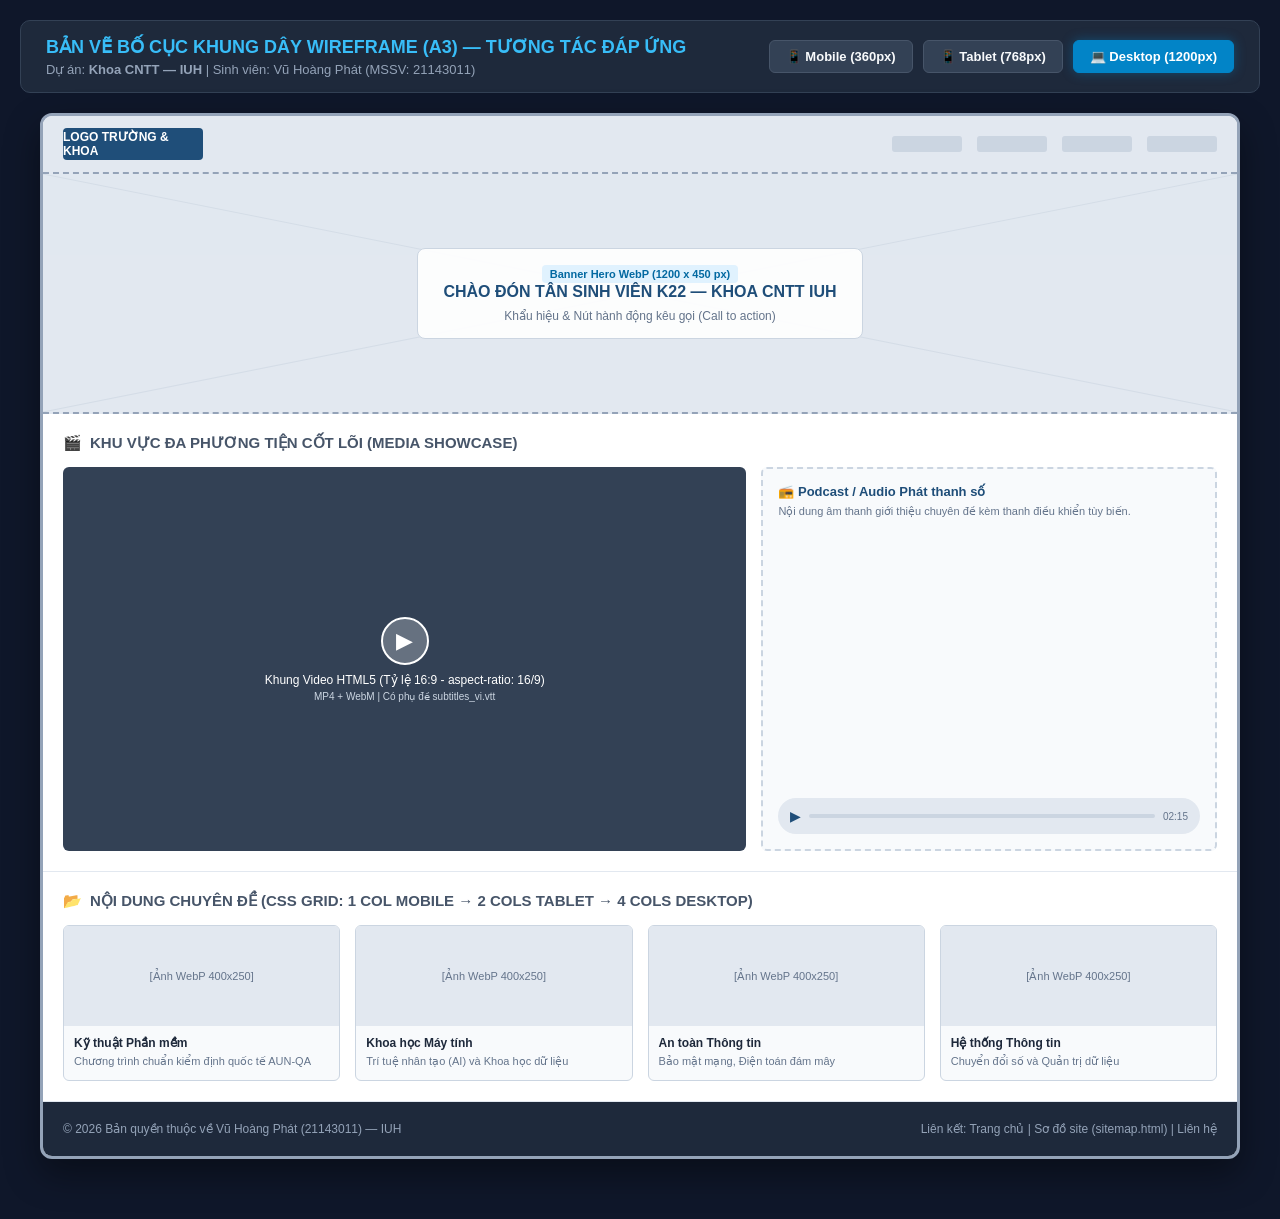
<file: wireframe/wireframe.html>
<!DOCTYPE html>
<html lang="vi">
<head>
  <meta charset="UTF-8">
  <meta name="viewport" content="width=device-width, initial-scale=1.0">
  <title>Bản Vẽ Wireframe Tương Tác - Khoa CNTT — IUH</title>
  <style>
    :root {
      --primary: #1F4E79;
      --accent: #0284C7;
      --wire-bg: #F1F5F9;
      --wire-border: #94A3B8;
      --wire-box: #E2E8F0;
      --wire-text: #475569;
    }
    * { box-sizing: border-box; }
    body {
      font-family: -apple-system, BlinkMacSystemFont, "Segoe UI", Roboto, Arial, sans-serif;
      margin: 0;
      padding: 20px;
      background: #0F172A;
      color: #E2E8F0;
    }
    .top-bar {
      max-width: 1300px;
      margin: 0 auto 20px auto;
      display: flex;
      justify-content: space-between;
      align-items: center;
      flex-wrap: wrap;
      gap: 15px;
      background: #1E293B;
      padding: 15px 25px;
      border-radius: 10px;
      border: 1px solid #334155;
    }
    .title-area h1 {
      margin: 0;
      font-size: 18px;
      color: #38BDF8;
    }
    .title-area p {
      margin: 4px 0 0 0;
      font-size: 13px;
      color: #94A3B8;
    }
    .btn-group {
      display: flex;
      gap: 10px;
    }
    .btn-toggle {
      background: #334155;
      color: #F8FAFC;
      border: 1px solid #475569;
      padding: 8px 16px;
      border-radius: 6px;
      cursor: pointer;
      font-weight: 600;
      font-size: 13px;
      transition: all 0.2s;
    }
    .btn-toggle:hover {
      background: #475569;
    }
    .btn-toggle.active {
      background: var(--accent);
      border-color: var(--accent);
      color: #FFF;
      box-shadow: 0 0 12px rgba(2, 132, 199, 0.4);
    }
    
    /* Viewport Simulator Frame */
    .viewport-wrapper {
      display: flex;
      justify-content: center;
      transition: all 0.3s ease;
      margin-bottom: 40px;
    }
    .device-screen {
      background: #FFFFFF;
      color: #1E293B;
      border: 3px solid var(--wire-border);
      border-radius: 12px;
      overflow: hidden;
      box-shadow: 0 15px 35px rgba(0,0,0,0.4);
      transition: width 0.3s ease;
      width: 1200px; /* Default desktop */
    }
    
    /* Wireframe Skeleton Styles */
    .wf-header {
      display: flex;
      justify-content: space-between;
      align-items: center;
      padding: 12px 20px;
      background: var(--wire-box);
      border-bottom: 2px dashed var(--wire-border);
    }
    .wf-logo {
      width: 140px;
      height: 32px;
      background: var(--primary);
      color: white;
      display: flex;
      align-items: center;
      justify-content: center;
      font-weight: bold;
      font-size: 12px;
      border-radius: 4px;
    }
    .wf-nav {
      display: flex;
      gap: 15px;
    }
    .wf-nav-item {
      height: 16px;
      background: #CBD5E1;
      border-radius: 3px;
      width: 70px;
    }
    .wf-hamburger {
      display: none;
      font-size: 20px;
      cursor: pointer;
      color: var(--wire-text);
    }

    .wf-hero {
      height: 240px;
      background: #E2E8F0;
      border-bottom: 2px dashed var(--wire-border);
      position: relative;
      display: flex;
      align-items: center;
      justify-content: center;
      text-align: center;
      padding: 20px;
    }
    .wf-cross {
      position: absolute;
      top: 0; left: 0; right: 0; bottom: 0;
      background: 
        linear-gradient(to top right, transparent calc(50% - 1px), #CBD5E1, transparent calc(50% + 1px)),
        linear-gradient(to bottom right, transparent calc(50% - 1px), #CBD5E1, transparent calc(50% + 1px));
      opacity: 0.6;
    }
    .wf-hero-content {
      position: relative;
      z-index: 2;
      background: rgba(255,255,255,0.9);
      padding: 15px 25px;
      border-radius: 8px;
      border: 1px solid #CBD5E1;
    }
    .wf-hero-content h2 {
      margin: 0 0 8px 0;
      font-size: 16px;
      color: var(--primary);
    }
    .wf-hero-badge {
      display: inline-block;
      font-size: 11px;
      background: #E0F2FE;
      color: #0369A1;
      padding: 3px 8px;
      border-radius: 4px;
      font-weight: bold;
    }

    .wf-section {
      padding: 20px;
      border-bottom: 1px solid #E2E8F0;
    }
    .wf-section-title {
      font-size: 15px;
      font-weight: bold;
      color: var(--wire-text);
      margin-bottom: 15px;
      display: flex;
      align-items: center;
      gap: 8px;
    }
    
    /* Media Row (2 cols) */
    .wf-media-grid {
      display: grid;
      grid-template-columns: 3fr 2fr;
      gap: 15px;
    }
    .wf-video-box {
      aspect-ratio: 16 / 9;
      background: #334155;
      border-radius: 6px;
      display: flex;
      flex-direction: column;
      align-items: center;
      justify-content: center;
      color: #FFF;
      position: relative;
    }
    .wf-play-btn {
      width: 48px;
      height: 48px;
      background: rgba(255,255,255,0.25);
      border-radius: 50%;
      display: flex;
      align-items: center;
      justify-content: center;
      font-size: 22px;
      margin-bottom: 8px;
      border: 2px solid white;
    }
    .wf-video-label {
      font-size: 12px;
      font-weight: 500;
    }
    .wf-audio-box {
      background: #F8FAFC;
      border: 2px dashed #CBD5E1;
      border-radius: 6px;
      padding: 15px;
      display: flex;
      flex-direction: column;
      justify-content: space-between;
    }
    
    /* Cards Grid */
    .wf-cards-grid {
      display: grid;
      grid-template-columns: repeat(4, 1fr);
      gap: 15px;
    }
    .wf-card {
      background: #F8FAFC;
      border: 1px solid #CBD5E1;
      border-radius: 6px;
      overflow: hidden;
    }
    .wf-card-img {
      height: 100px;
      background: #E2E8F0;
      position: relative;
      display: flex;
      align-items: center;
      justify-content: center;
      font-size: 11px;
      color: #64748B;
    }
    .wf-card-body {
      padding: 10px;
    }
    .wf-card-title {
      font-weight: bold;
      font-size: 12px;
      margin-bottom: 4px;
      color: #1E293B;
    }
    .wf-card-desc {
      font-size: 11px;
      color: #64748B;
      line-height: 1.4;
    }

    .wf-footer {
      background: #1E293B;
      color: #94A3B8;
      padding: 20px;
      font-size: 12px;
      display: flex;
      justify-content: space-between;
      align-items: center;
    }

    /* RESPONSIVE TOGGLES VIA JAVASCRIPT WIDTH */
    .device-screen.mode-mobile {
      width: 360px !important;
    }
    .device-screen.mode-mobile .wf-nav { display: none; }
    .device-screen.mode-mobile .wf-hamburger { display: block; }
    .device-screen.mode-mobile .wf-hero { height: 180px; }
    .device-screen.mode-mobile .wf-media-grid { grid-template-columns: 1fr; }
    .device-screen.mode-mobile .wf-cards-grid { grid-template-columns: 1fr; }
    .device-screen.mode-mobile .wf-footer { flex-direction: column; gap: 10px; text-align: center; }

    .device-screen.mode-tablet {
      width: 768px !important;
    }
    .device-screen.mode-tablet .wf-media-grid { grid-template-columns: 1fr; }
    .device-screen.mode-tablet .wf-cards-grid { grid-template-columns: 1fr 1fr; }

    .device-screen.mode-desktop {
      width: 1200px !important;
    }
  </style>
</head>
<body>

  <div class="top-bar">
    <div class="title-area">
      <h1>BẢN VẼ BỐ CỤC KHUNG DÂY WIREFRAME (A3) — TƯƠNG TÁC ĐÁP ỨNG</h1>
      <p>Dự án: <strong>Khoa CNTT — IUH</strong> | Sinh viên: Vũ Hoàng Phát (MSSV: 21143011)</p>
    </div>
    <div class="btn-group">
      <button class="btn-toggle" onclick="setMode('mobile')">📱 Mobile (360px)</button>
      <button class="btn-toggle" onclick="setMode('tablet')">📱 Tablet (768px)</button>
      <button class="btn-toggle active" onclick="setMode('desktop')">💻 Desktop (1200px)</button>
    </div>
  </div>

  <div class="viewport-wrapper">
    <div id="screen" class="device-screen mode-desktop">
      
      <!-- HEADER -->
      <div class="wf-header">
        <div class="wf-logo">LOGO TRƯỜNG & KHOA</div>
        <div class="wf-nav">
          <div class="wf-nav-item"></div>
          <div class="wf-nav-item"></div>
          <div class="wf-nav-item"></div>
          <div class="wf-nav-item"></div>
        </div>
        <div class="wf-hamburger">☰</div>
      </div>

      <!-- HERO BANNER -->
      <div class="wf-hero">
        <div class="wf-cross"></div>
        <div class="wf-hero-content">
          <span class="wf-hero-badge">Banner Hero WebP (1200 x 450 px)</span>
          <h2>CHÀO ĐÓN TÂN SINH VIÊN K22 — KHOA CNTT IUH</h2>
          <div style="font-size:12px; color:#64748B;">Khẩu hiệu & Nút hành động kêu gọi (Call to action)</div>
        </div>
      </div>

      <!-- MEDIA SECTION -->
      <div class="wf-section">
        <div class="wf-section-title">
          <span>🎬</span> KHU VỰC ĐA PHƯƠNG TIỆN CỐT LÕI (MEDIA SHOWCASE)
        </div>
        <div class="wf-media-grid">
          <div class="wf-video-box">
            <div class="wf-play-btn">▶</div>
            <div class="wf-video-label">Khung Video HTML5 (Tỷ lệ 16:9 - aspect-ratio: 16/9)</div>
            <div style="font-size:10px; color:#CBD5E1; margin-top:4px;">MP4 + WebM | Có phụ đề subtitles_vi.vtt</div>
          </div>
          <div class="wf-audio-box">
            <div>
              <div style="font-weight:bold; font-size:13px; color:var(--primary); margin-bottom:6px;">📻 Podcast / Audio Phát thanh số</div>
              <div style="font-size:11px; color:#64748B;">Nội dung âm thanh giới thiệu chuyên đề kèm thanh điều khiển tùy biến.</div>
            </div>
            <div style="height:36px; background:#E2E8F0; border-radius:18px; display:flex; align-items:center; padding:0 12px; gap:8px;">
              <span style="font-size:14px; color:var(--primary);">▶</span>
              <div style="flex:1; height:4px; background:#CBD5E1; border-radius:2px;"></div>
              <span style="font-size:10px; color:#64748B;">02:15</span>
            </div>
          </div>
        </div>
      </div>

      <!-- CARDS SECTION -->
      <div class="wf-section">
        <div class="wf-section-title">
          <span>📂</span> NỘI DUNG CHUYÊN ĐỀ (CSS GRID: 1 COL MOBILE &rarr; 2 COLS TABLET &rarr; 4 COLS DESKTOP)
        </div>
        <div class="wf-cards-grid">
          <div class="wf-card">
            <div class="wf-card-img">[Ảnh WebP 400x250]</div>
            <div class="wf-card-body">
              <div class="wf-card-title">Kỹ thuật Phần mềm</div>
              <div class="wf-card-desc">Chương trình chuẩn kiểm định quốc tế AUN-QA</div>
            </div>
          </div>
          <div class="wf-card">
            <div class="wf-card-img">[Ảnh WebP 400x250]</div>
            <div class="wf-card-body">
              <div class="wf-card-title">Khoa học Máy tính</div>
              <div class="wf-card-desc">Trí tuệ nhân tạo (AI) và Khoa học dữ liệu</div>
            </div>
          </div>
          <div class="wf-card">
            <div class="wf-card-img">[Ảnh WebP 400x250]</div>
            <div class="wf-card-body">
              <div class="wf-card-title">An toàn Thông tin</div>
              <div class="wf-card-desc">Bảo mật mạng, Điện toán đám mây</div>
            </div>
          </div>
          <div class="wf-card">
            <div class="wf-card-img">[Ảnh WebP 400x250]</div>
            <div class="wf-card-body">
              <div class="wf-card-title">Hệ thống Thông tin</div>
              <div class="wf-card-desc">Chuyển đổi số và Quản trị dữ liệu</div>
            </div>
          </div>
        </div>
      </div>

      <!-- FOOTER -->
      <div class="wf-footer">
        <div>&copy; 2026 Bản quyền thuộc về Vũ Hoàng Phát (21143011) — IUH</div>
        <div>Liên kết: Trang chủ | Sơ đồ site (sitemap.html) | Liên hệ</div>
      </div>

    </div>
  </div>

  <script>
    function setMode(mode) {
      const screen = document.getElementById('screen');
      screen.className = 'device-screen mode-' + mode;
      
      document.querySelectorAll('.btn-toggle').forEach(btn => {
        btn.classList.remove('active');
      });
      event.target.classList.add('active');
    }
  </script>
</body>
</html>
</file>
<file: css/site.css>
/* ==========================================================================
   KHOA CÔNG NGHỆ THÔNG TIN — ĐẠI HỌC CÔNG NGHIỆP TP.HCM (IUH)
   Học phần: Web Multimedia | Sinh viên: Vũ Hoàng Phát - MSSV: 21143011
   Tệp định kiểu duy nhất: site.css (Chuẩn Responsive Mobile-First, WCAG AA)
   ========================================================================== */

/* 1. RESET VÀ THIẾT LẬP CƠ BẢN */
*, *::before, *::after {
  box-sizing: border-box;
  margin: 0;
  padding: 0;
}

:root {
  --primary: #1F4E79;       /* Xanh Navy chủ đạo IUH - WCAG AA tương phản cao */
  --primary-dark: #123352;  /* Xanh Navy đậm */
  --primary-light: #E0F2FE; /* Xanh nhạt nền */
  --accent: #D97706;        /* Cam hổ phách nổi bật */
  --accent-light: #FEF3C7;  /* Vàng nhạt Podcast */
  --text-main: #0F172A;     /* Xám đen chữ chính (contrast 14:1 trên nền trắng) */
  --text-muted: #475569;    /* Xám trung tính (contrast 5.8:1) */
  --bg-body: #F8FAFC;       /* Nền trang sáng dịu mắt */
  --bg-surface: #FFFFFF;    /* Nền thẻ nội dung */
  --border-color: #CBD5E1;  /* Viền xám mảnh */
  --radius: 8px;            /* Bo góc chuẩn */
  --shadow-sm: 0 1px 3px rgba(0, 0, 0, 0.08);
  --shadow-md: 0 4px 6px -1px rgba(0, 0, 0, 0.1);
  --font-family: system-ui, -apple-system, "Segoe UI", Roboto, Helvetica, Arial, sans-serif;
}

html {
  font-family: var(--font-family);
  font-size: 16px;
  line-height: 1.6;
  color: var(--text-main);
  background-color: var(--bg-body);
  scroll-behavior: smooth;
}

body {
  display: flex;
  flex-direction: column;
  min-height: 100vh;
}

img, picture, svg, video {
  display: block;
  max-width: 100%;
  height: auto;
}

a {
  color: #0369A1;
  text-decoration: underline;
  transition: color 0.2s ease;
}

a:hover, a:focus {
  color: var(--primary-dark);
}

a:focus-visible, button:focus-visible {
  outline: 3px solid #2563EB;
  outline-offset: 3px;
}

/* 2. HEADER VÀ THANH ĐIỀU HƯỚNG CHÍNH (<nav>) */
.site-header {
  background-color: var(--primary);
  color: #FFFFFF;
  position: sticky;
  top: 0;
  z-index: 100;
  box-shadow: var(--shadow-md);
}

.header-container {
  max-width: 1200px;
  margin: 0 auto;
  padding: 0.75rem 1rem;
  display: flex;
  flex-wrap: wrap;
  align-items: center;
  justify-content: space-between;
}

.brand-link {
  display: flex;
  align-items: center;
  text-decoration: none;
}

.brand-logo {
  height: 48px;
  width: auto;
}

.nav-toggle {
  display: inline-flex;
  background: transparent;
  border: 1px solid rgba(255, 255, 255, 0.4);
  color: #FFFFFF;
  font-size: 1.5rem;
  padding: 0.4rem 0.75rem;
  border-radius: var(--radius);
  cursor: pointer;
  min-height: 44px;
  min-width: 44px;
  align-items: center;
  justify-content: center;
}

.nav-menu {
  display: none; /* Mặc định ẩn trên mobile, toggle qua JS */
  width: 100%;
  list-style: none;
  margin-top: 0.75rem;
  padding-top: 0.75rem;
  border-top: 1px solid rgba(255, 255, 255, 0.2);
}

.nav-menu.is-active {
  display: flex;
  flex-direction: column;
  gap: 0.5rem;
}

.nav-menu li a {
  display: block;
  padding: 0.6rem 0.8rem;
  color: #E0F2FE;
  text-decoration: none;
  font-weight: 500;
  border-radius: 4px;
}

.nav-menu li a:hover,
.nav-menu li a[aria-current="page"] {
  background-color: var(--primary-dark);
  color: #FFFFFF;
  font-weight: 700;
  text-decoration: none;
}

/* 3. BREADCRUMB PHÂN CẤP */
.breadcrumb-container {
  background-color: #EEF2F6;
  border-bottom: 1px solid var(--border-color);
  padding: 0.6rem 1rem;
}

.breadcrumb-list {
  max-width: 1200px;
  margin: 0 auto;
  list-style: none;
  display: flex;
  flex-wrap: wrap;
  gap: 0.5rem;
  font-size: 0.875rem;
}

.breadcrumb-list li + li::before {
  content: "›";
  margin-right: 0.5rem;
  color: var(--text-muted);
}

.breadcrumb-list a {
  text-decoration: none;
  color: #0369A1;
}

.breadcrumb-list a:hover {
  text-decoration: underline;
}

.breadcrumb-list [aria-current="page"] {
  color: var(--text-main);
  font-weight: 600;
}

/* 4. MAIN CONTAINER & HERO BANNER */
.main-content {
  flex: 1;
  max-width: 1200px;
  width: 100%;
  margin: 0 auto;
  padding: 1.5rem 1rem;
}

.hero-banner {
  margin-bottom: 2rem;
  border-radius: var(--radius);
  overflow: hidden;
  box-shadow: var(--shadow-sm);
  background-color: var(--primary);
}

.hero-banner img {
  width: 100%;
  height: auto;
  aspect-ratio: 16 / 9;
  object-fit: cover;
}

.hero-caption {
  background-color: var(--primary-dark);
  color: #FFFFFF;
  padding: 1rem 1.25rem;
  text-align: center;
}

.hero-caption h1 {
  font-size: 1.4rem;
  margin-bottom: 0.5rem;
  color: #FFFFFF;
}

.hero-caption p {
  font-size: 0.95rem;
  color: #BAE6FD;
}

/* 5. KHU VỰC ĐA PHƯƠNG TIỆN (MEDIA SECTION: VIDEO & AUDIO) */
.media-section {
  display: flex;
  flex-direction: column;
  gap: 1.5rem;
  margin-bottom: 2.5rem;
}

.video-card, .audio-card {
  background: var(--bg-surface);
  border: 1px solid var(--border-color);
  border-radius: var(--radius);
  padding: 1.25rem;
  box-shadow: var(--shadow-sm);
}

.section-title {
  font-size: 1.25rem;
  font-weight: 700;
  color: var(--primary);
  margin-bottom: 0.75rem;
  border-left: 4px solid var(--primary);
  padding-left: 0.6rem;
}

/* Trình phát Video 16:9 Responsive */
.video-player-wrapper {
  position: relative;
  width: 100%;
  aspect-ratio: 16 / 9;
  background-color: #000000;
  border-radius: 6px;
  overflow: hidden;
  margin-bottom: 0.75rem;
}

.video-player-wrapper video {
  width: 100%;
  height: 100%;
  object-fit: cover;
}

/* Thanh điều khiển Video tùy biến bằng JS */
.custom-video-controls {
  display: flex;
  align-items: center;
  gap: 0.75rem;
  background-color: #1E293B;
  padding: 0.6rem 0.85rem;
  border-radius: 6px;
  color: #FFFFFF;
}

.btn-media {
  background-color: #2563EB;
  color: #FFFFFF;
  border: none;
  border-radius: 4px;
  padding: 0.4rem 0.8rem;
  font-size: 0.875rem;
  font-weight: 600;
  cursor: pointer;
  min-height: 40px;
  min-width: 80px;
  display: inline-flex;
  align-items: center;
  justify-content: center;
}

.btn-media:hover {
  background-color: #1D4ED8;
}

.progress-container {
  flex: 1;
  height: 8px;
  background-color: #475569;
  border-radius: 4px;
  cursor: pointer;
  overflow: hidden;
}

.progress-bar-fill {
  width: 0%;
  height: 100%;
  background-color: #38BDF8;
  transition: width 0.1s linear;
}

.time-display {
  font-size: 0.8rem;
  font-family: monospace;
  color: #E2E8F0;
  min-width: 75px;
  text-align: right;
}

/* Audio Podcast Box */
.audio-card {
  background-color: #F8FAFC;
  border-left: 5px solid var(--accent);
}

.audio-card audio {
  width: 100%;
  margin-top: 0.75rem;
  border-radius: 6px;
}

/* 6. LƯỚI NGÀNH HỌC / THƯ VIỆN BÀI VIẾT (CSS GRID) */
.cards-grid {
  display: grid;
  grid-template-columns: 1fr;
  gap: 1.25rem;
  margin-bottom: 2.5rem;
}

.feature-card {
  background: var(--bg-surface);
  border: 1px solid var(--border-color);
  border-radius: var(--radius);
  overflow: hidden;
  box-shadow: var(--shadow-sm);
  display: flex;
  flex-direction: column;
}

.feature-card figure {
  margin: 0;
  background-color: #E2E8F0;
}

.feature-card figcaption {
  font-size: 0.75rem;
  color: var(--text-muted);
  padding: 0.25rem 0.75rem;
  background-color: #F1F5F9;
}

.card-body {
  padding: 1rem;
  flex: 1;
  display: flex;
  flex-direction: column;
}

.card-title {
  font-size: 1.1rem;
  font-weight: 700;
  color: var(--primary);
  margin-bottom: 0.4rem;
}

.card-desc {
  font-size: 0.9rem;
  color: var(--text-muted);
  margin-bottom: 1rem;
  flex: 1;
}

.btn-card {
  display: inline-block;
  text-align: center;
  background-color: var(--primary);
  color: #FFFFFF;
  text-decoration: none;
  font-weight: 600;
  padding: 0.5rem 1rem;
  border-radius: 4px;
}

.btn-card:hover {
  background-color: var(--primary-dark);
  color: #FFFFFF;
}

/* 7. AJAX FETCH NỘI DUNG MỞ RỘNG (TÍNH NĂNG CỘNG ĐIỂM) */
.ajax-section {
  background: #FFFFFF;
  border: 1px solid var(--border-color);
  border-radius: var(--radius);
  padding: 1.5rem;
  margin-bottom: 2.5rem;
}

.ajax-list {
  display: grid;
  grid-template-columns: 1fr;
  gap: 1rem;
  margin-top: 1rem;
}

.ajax-item {
  display: flex;
  gap: 1rem;
  background: #F8FAFC;
  border: 1px solid #E2E8F0;
  border-radius: 6px;
  padding: 0.75rem;
  align-items: center;
}

.ajax-thumb {
  width: 90px;
  height: 60px;
  object-fit: cover;
  border-radius: 4px;
}

.btn-loadmore {
  display: block;
  width: 100%;
  max-width: 250px;
  margin: 1.25rem auto 0;
  background-color: #0369A1;
  color: #FFFFFF;
  border: none;
  border-radius: 6px;
  padding: 0.75rem 1.5rem;
  font-weight: 600;
  cursor: pointer;
}

.btn-loadmore:hover {
  background-color: #0284C7;
}

/* 8. SƠ ĐỒ SITE (SITEMAP HTML) */
.sitemap-tree {
  background: #FFFFFF;
  border: 1px solid var(--border-color);
  border-radius: var(--radius);
  padding: 1.5rem;
}

.sitemap-tree ul {
  padding-left: 1.5rem;
  margin: 0.5rem 0;
}

.sitemap-tree li {
  margin-bottom: 0.4rem;
}

/* 9. FOOTER TOÀN SITE */
.site-footer {
  background-color: #1E293B;
  color: #E2E8F0;
  padding: 2.5rem 1rem 1.5rem;
  margin-top: auto;
}

.footer-container {
  max-width: 1200px;
  margin: 0 auto;
  display: grid;
  grid-template-columns: 1fr;
  gap: 1.5rem;
}

.footer-col h3 {
  font-size: 1.1rem;
  color: #FFFFFF;
  margin-bottom: 0.75rem;
  border-bottom: 2px solid var(--accent);
  padding-bottom: 0.4rem;
  display: inline-block;
}

.footer-col p, .footer-col li {
  font-size: 0.875rem;
  color: #94A3B8;
  line-height: 1.6;
}

.footer-col ul {
  list-style: none;
}

.footer-col a {
  color: #93C5FD;
  text-decoration: none;
}

.footer-col a:hover {
  text-decoration: underline;
}

.footer-bottom {
  max-width: 1200px;
  margin: 2rem auto 0;
  padding-top: 1rem;
  border-top: 1px solid #334155;
  text-align: center;
  font-size: 0.8rem;
  color: #64748B;
}

/* ==========================================================================
   10. MEDIA QUERIES (RESPONSIVE CHO TABLET & DESKTOP)
   ========================================================================== */

/* Điểm gãy 1: Tablet (min-width: 768px) */
@media (min-width: 768px) {
  .nav-toggle {
    display: none; /* Ẩn nút hamburger trên Tablet trở lên */
  }

  .nav-menu {
    display: flex;
    flex-direction: row;
    width: auto;
    margin-top: 0;
    padding-top: 0;
    border-top: none;
    gap: 0.5rem;
  }

  .hero-caption h1 {
    font-size: 1.8rem;
  }

  .media-section {
    flex-direction: row;
  }

  .video-card {
    flex: 1.6;
  }

  .audio-card {
    flex: 1;
  }

  .cards-grid {
    grid-template-columns: repeat(2, 1fr);
  }

  .footer-container {
    grid-template-columns: repeat(2, 1fr);
  }
}

/* Điểm gãy 2: Desktop (min-width: 1200px) */
@media (min-width: 1200px) {
  .hero-caption h1 {
    font-size: 2.2rem;
  }

  .cards-grid {
    grid-template-columns: repeat(4, 1fr);
  }

  .footer-container {
    grid-template-columns: repeat(3, 1fr);
  }

  .ajax-list {
    grid-template-columns: repeat(2, 1fr);
  }
}

/* 11. HỖ TRỢ PREFERS-REDUCED-MOTION (ACCESSIBILITY WCAG) */
@media (prefers-reduced-motion: reduce) {
  *, *::before, *::after {
    animation-duration: 0.01ms !important;
    animation-iteration-count: 1 !important;
    transition-duration: 0.01ms !important;
    scroll-behavior: auto !important;
  }
}
</file>
